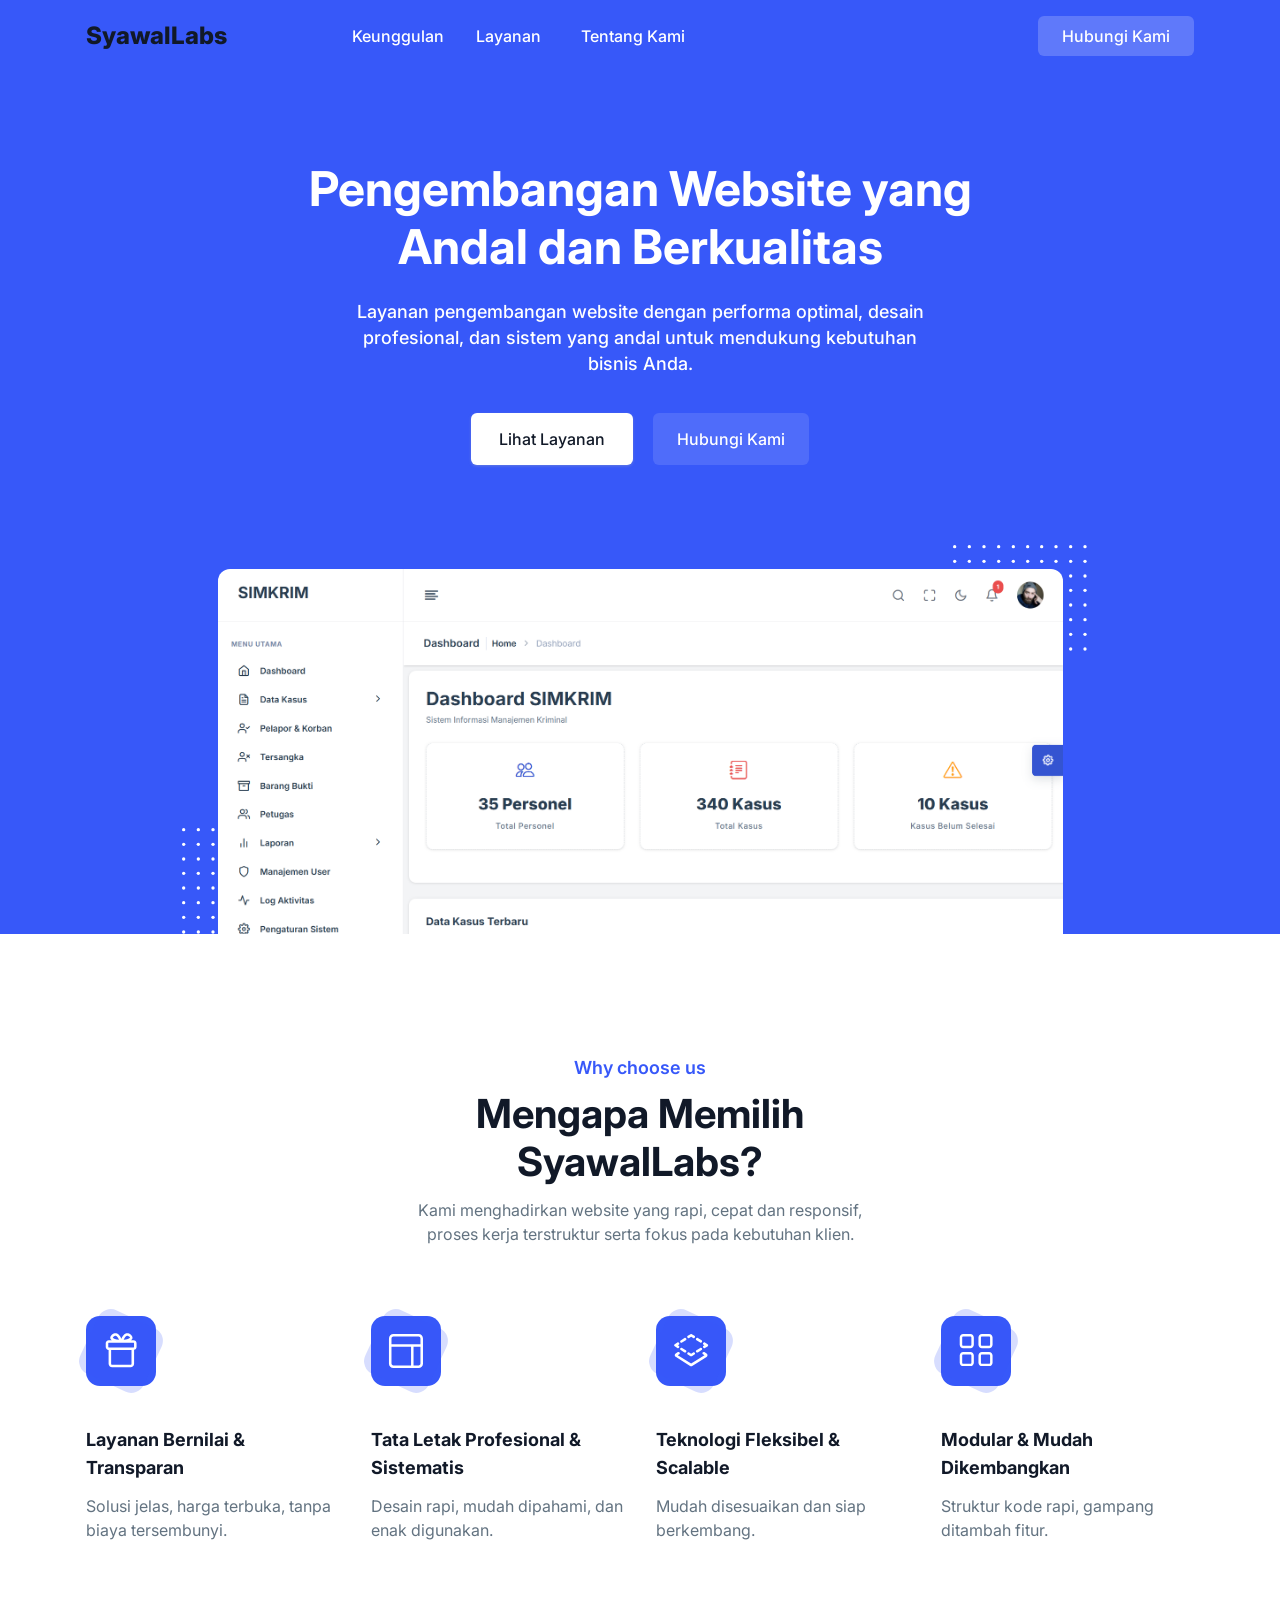
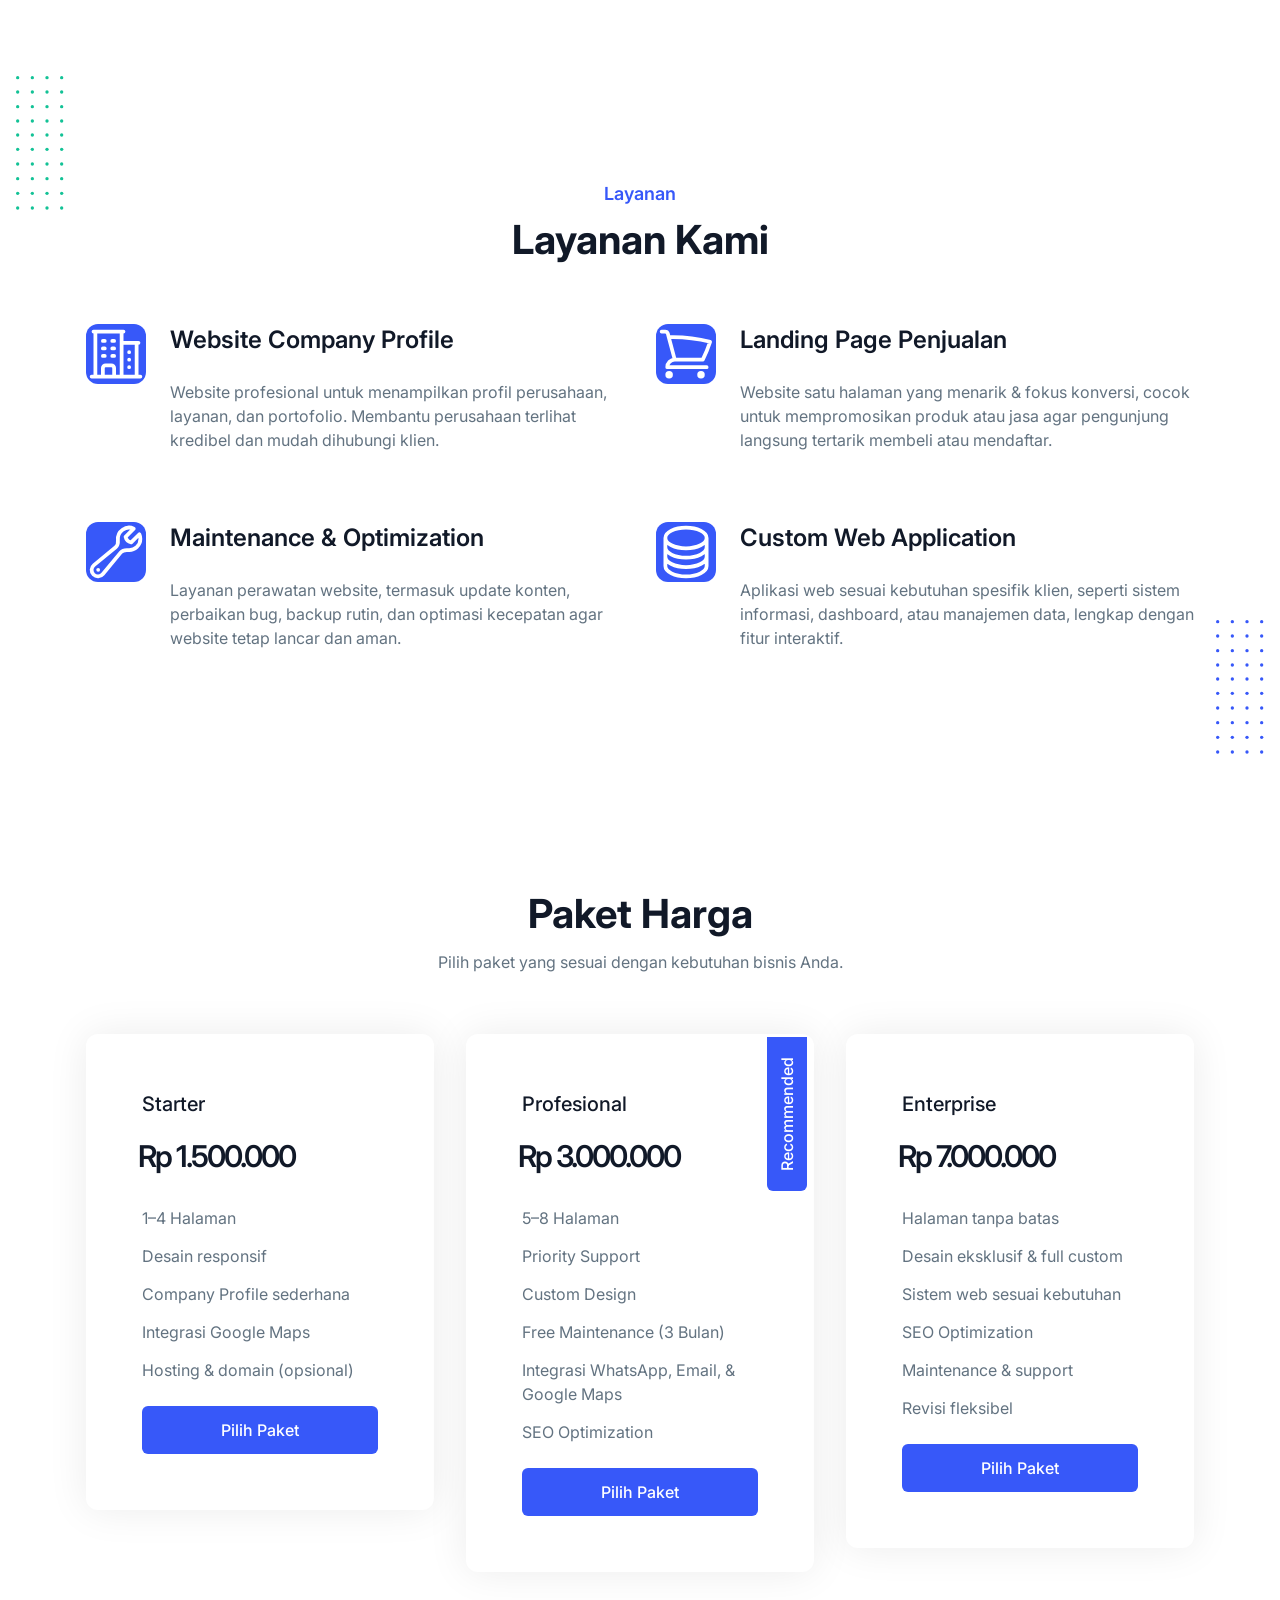
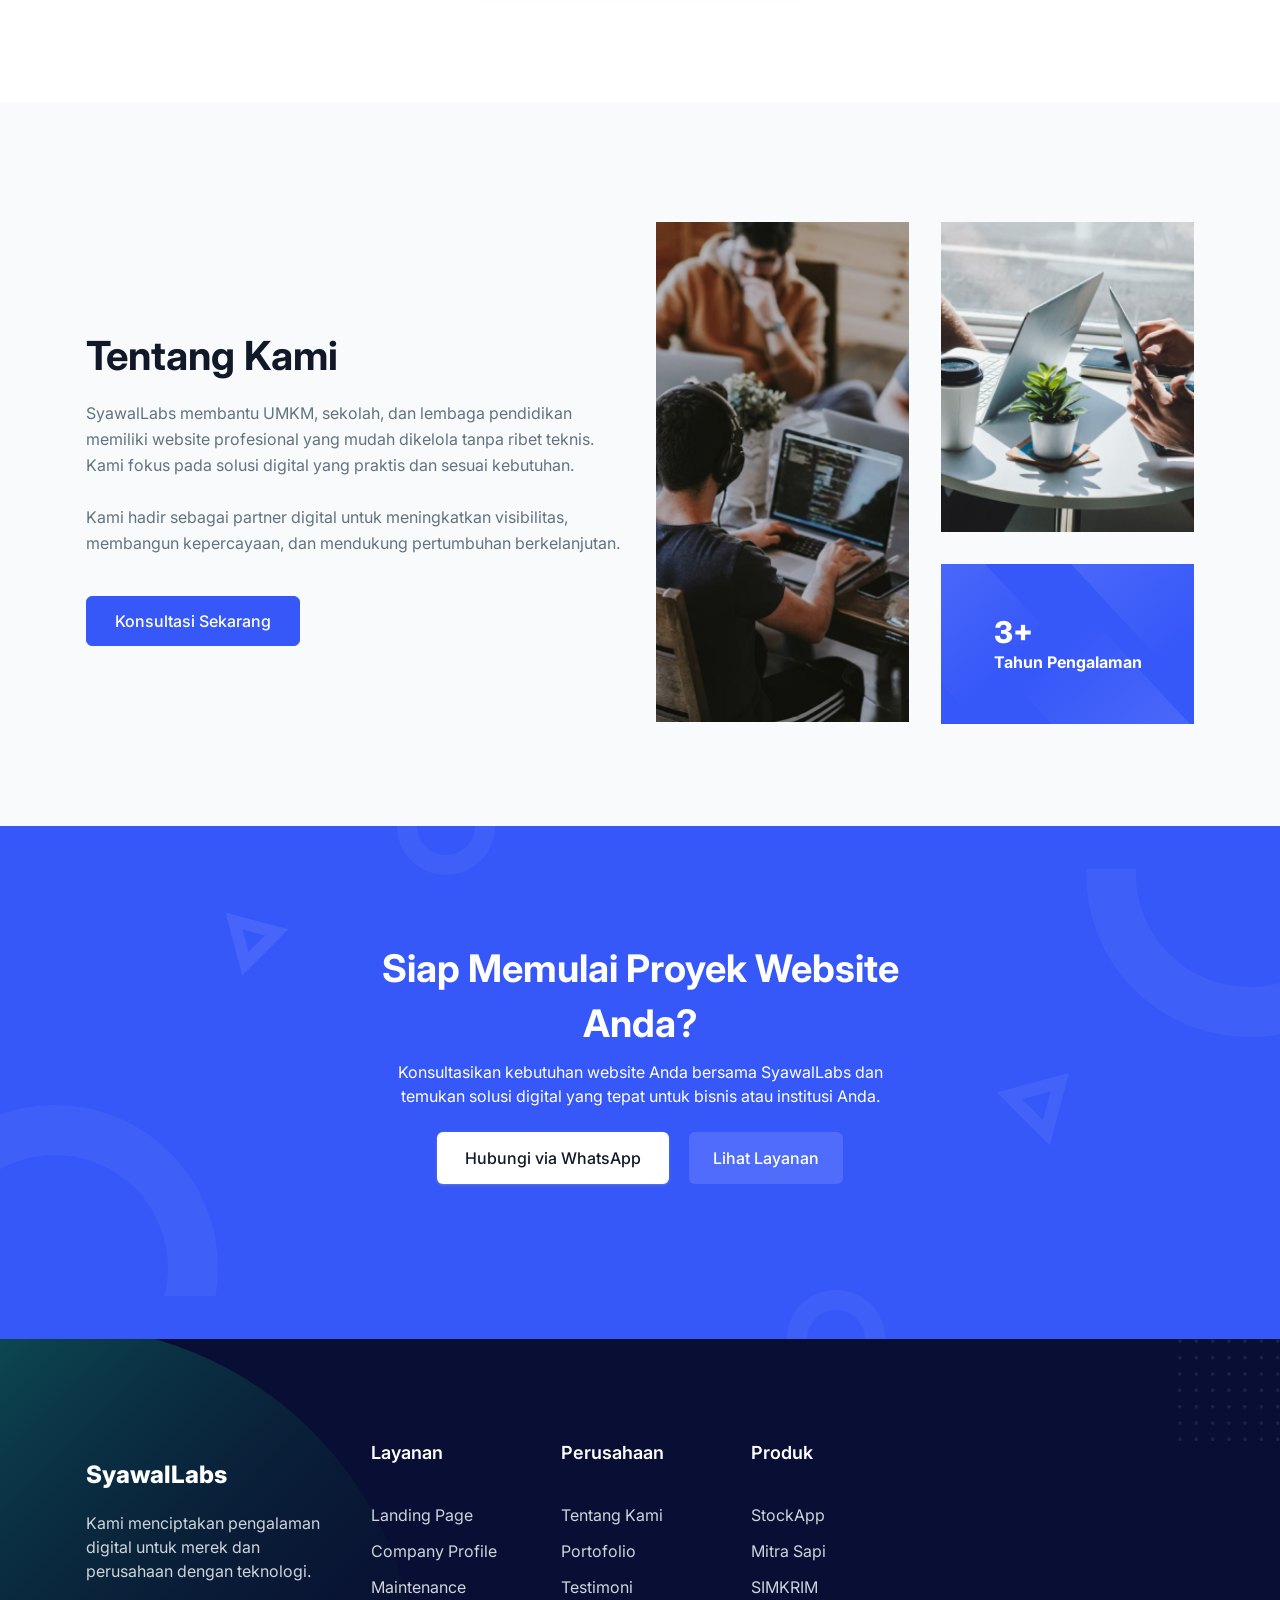
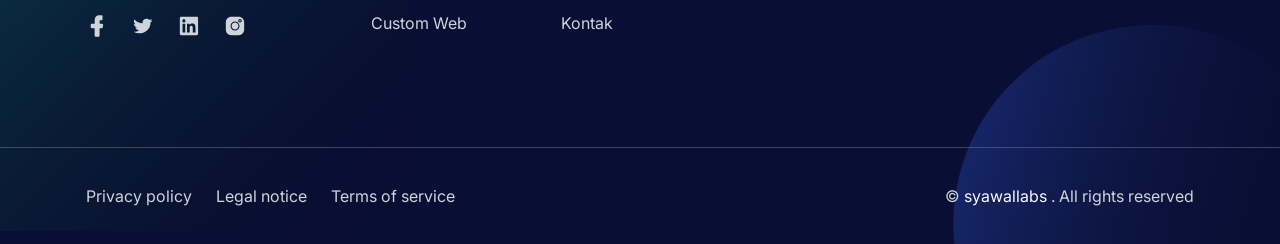
<file: index.html>
<!doctype html>
<html lang="en" class="scroll-smooth">

<head>
  <meta charset="UTF-8" />
  <meta name="keywords" content="web developer, jasa website, company profile, landing page, SyawalLabs">
  <meta name="description"
    content="SyawalLabs menyediakan jasa pembuatan website company profile, landing page, dan web aplikasi custom.">
  <meta http-equiv="X-UA-Compatible" content="IE=edge" />
  <meta name="viewport" content="width=device-width, initial-scale=1.0" />
  <title>Jasa Web Developer | SyawalLabs</title>

  <link rel="shortcut icon" href="assets/images/favicon.png" type="image/x-icon" />
  <link rel="stylesheet" href="assets/css/swiper-bundle.min.css" />
  <link rel="stylesheet" href="assets/css/animate.css" />
  <link rel="stylesheet" href="./src/css/tailwind.css" />

  <!-- ==== WOW JS ==== -->
  <script src="assets/js/wow.min.js"></script>
  <script>
    new WOW().init();
  </script>
</head>

<body>
  <!-- Include Navbar -->
  <div id="navbar"></div>
  <script>
    fetch("navbar.html")
      .then(response => response.text())
      .then(data => {
        document.getElementById("navbar").innerHTML = data;
      });
  </script>

  <!-- ====== Hero Section Start -->
  <div id="home" class="relative overflow-hidden bg-primary pt-[120px] md:pt-[130px] lg:pt-[160px]">
    <div class="container px-4 mx-auto">
      <div class="flex flex-wrap items-center -mx-4">
        <div class="w-full px-4">
          <div class="hero-content wow fadeInUp mx-auto max-w-[780px] text-center" data-wow-delay=".2s">
            <h1
              class="mb-6 text-3xl font-bold leading-snug text-white sm:text-4xl sm:leading-snug lg:text-5xl lg:leading-[1.2]">
              Pengembangan Website yang Andal dan Berkualitas
            </h1>
            <p class="mx-auto mb-9 max-w-[600px] text-base font-medium text-white sm:text-lg sm:leading-[1.44]">
              Layanan pengembangan website dengan performa optimal, desain profesional, dan sistem yang andal untuk
              mendukung kebutuhan bisnis Anda.
            </p>
            <ul class="flex flex-wrap items-center justify-center gap-5 mb-10">
              <li>
                <a href="#layanan"
                  class="inline-flex items-center justify-center rounded-md bg-white px-7 py-[14px] text-center text-base font-medium text-dark shadow-1 transition duration-300 ease-in-out hover:bg-gray-2 hover:text-body-color">
                  Lihat Layanan
                </a>
              </li>
              <li>
                <a href="https://wa.me/6285786000276?text=Halo%20SyawalLabs,%20saya%20ingin%20konsultasi%20tentang%20pembuatan%20website.%20Terima%20kasih.
" target="_blank"
                  class="flex items-center gap-4 rounded-md bg-white/[0.12] px-6 py-[14px] text-base font-medium text-white transition duration-300 ease-in-out hover:bg-white hover:text-dark">
                  Hubungi Kami
                </a>
              </li>
            </ul>
          </div>
        </div>

        <div class="w-full px-4">
          <div class="wow fadeInUp relative z-10 mx-auto max-w-[845px]" data-wow-delay=".25s">
            <div class="mt-16">
              <img src="assets/images/hero/hero-main.png" alt="hero"
                class="max-w-full mx-auto rounded-t-xl rounded-tr-xl" />
            </div>
            <div class="absolute -left-9 bottom-0 z-[-1]">
              <svg width="134" height="106" viewBox="0 0 134 106" fill="none" xmlns="http://www.w3.org/2000/svg">
                <circle cx="1.66667" cy="104" r="1.66667" transform="rotate(-90 1.66667 104)" fill="white" />
                <circle cx="16.3333" cy="104" r="1.66667" transform="rotate(-90 16.3333 104)" fill="white" />
                <circle cx="31" cy="104" r="1.66667" transform="rotate(-90 31 104)" fill="white" />
                <circle cx="45.6667" cy="104" r="1.66667" transform="rotate(-90 45.6667 104)" fill="white" />
                <circle cx="60.3333" cy="104" r="1.66667" transform="rotate(-90 60.3333 104)" fill="white" />
                <circle cx="88.6667" cy="104" r="1.66667" transform="rotate(-90 88.6667 104)" fill="white" />
                <circle cx="117.667" cy="104" r="1.66667" transform="rotate(-90 117.667 104)" fill="white" />
                <circle cx="74.6667" cy="104" r="1.66667" transform="rotate(-90 74.6667 104)" fill="white" />
                <circle cx="103" cy="104" r="1.66667" transform="rotate(-90 103 104)" fill="white" />
                <circle cx="132" cy="104" r="1.66667" transform="rotate(-90 132 104)" fill="white" />
                <circle cx="1.66667" cy="89.3333" r="1.66667" transform="rotate(-90 1.66667 89.3333)" fill="white" />
                <circle cx="16.3333" cy="89.3333" r="1.66667" transform="rotate(-90 16.3333 89.3333)" fill="white" />
                <circle cx="31" cy="89.3333" r="1.66667" transform="rotate(-90 31 89.3333)" fill="white" />
                <circle cx="45.6667" cy="89.3333" r="1.66667" transform="rotate(-90 45.6667 89.3333)" fill="white" />
                <circle cx="60.3333" cy="89.3338" r="1.66667" transform="rotate(-90 60.3333 89.3338)" fill="white" />
                <circle cx="88.6667" cy="89.3338" r="1.66667" transform="rotate(-90 88.6667 89.3338)" fill="white" />
                <circle cx="117.667" cy="89.3338" r="1.66667" transform="rotate(-90 117.667 89.3338)" fill="white" />
                <circle cx="74.6667" cy="89.3338" r="1.66667" transform="rotate(-90 74.6667 89.3338)" fill="white" />
                <circle cx="103" cy="89.3338" r="1.66667" transform="rotate(-90 103 89.3338)" fill="white" />
                <circle cx="132" cy="89.3338" r="1.66667" transform="rotate(-90 132 89.3338)" fill="white" />
                <circle cx="1.66667" cy="74.6673" r="1.66667" transform="rotate(-90 1.66667 74.6673)" fill="white" />
                <circle cx="1.66667" cy="31.0003" r="1.66667" transform="rotate(-90 1.66667 31.0003)" fill="white" />
                <circle cx="16.3333" cy="74.6668" r="1.66667" transform="rotate(-90 16.3333 74.6668)" fill="white" />
                <circle cx="16.3333" cy="31.0003" r="1.66667" transform="rotate(-90 16.3333 31.0003)" fill="white" />
                <circle cx="31" cy="74.6668" r="1.66667" transform="rotate(-90 31 74.6668)" fill="white" />
                <circle cx="31" cy="31.0003" r="1.66667" transform="rotate(-90 31 31.0003)" fill="white" />
                <circle cx="45.6667" cy="74.6668" r="1.66667" transform="rotate(-90 45.6667 74.6668)" fill="white" />
                <circle cx="45.6667" cy="31.0003" r="1.66667" transform="rotate(-90 45.6667 31.0003)" fill="white" />
                <circle cx="60.3333" cy="74.6668" r="1.66667" transform="rotate(-90 60.3333 74.6668)" fill="white" />
                <circle cx="60.3333" cy="31.0001" r="1.66667" transform="rotate(-90 60.3333 31.0001)" fill="white" />
                <circle cx="88.6667" cy="74.6668" r="1.66667" transform="rotate(-90 88.6667 74.6668)" fill="white" />
                <circle cx="88.6667" cy="31.0001" r="1.66667" transform="rotate(-90 88.6667 31.0001)" fill="white" />
                <circle cx="117.667" cy="74.6668" r="1.66667" transform="rotate(-90 117.667 74.6668)" fill="white" />
                <circle cx="117.667" cy="31.0001" r="1.66667" transform="rotate(-90 117.667 31.0001)" fill="white" />
                <circle cx="74.6667" cy="74.6668" r="1.66667" transform="rotate(-90 74.6667 74.6668)" fill="white" />
                <circle cx="74.6667" cy="31.0001" r="1.66667" transform="rotate(-90 74.6667 31.0001)" fill="white" />
                <circle cx="103" cy="74.6668" r="1.66667" transform="rotate(-90 103 74.6668)" fill="white" />
                <circle cx="103" cy="31.0001" r="1.66667" transform="rotate(-90 103 31.0001)" fill="white" />
                <circle cx="132" cy="74.6668" r="1.66667" transform="rotate(-90 132 74.6668)" fill="white" />
                <circle cx="132" cy="31.0001" r="1.66667" transform="rotate(-90 132 31.0001)" fill="white" />
                <circle cx="1.66667" cy="60.0003" r="1.66667" transform="rotate(-90 1.66667 60.0003)" fill="white" />
                <circle cx="1.66667" cy="16.3336" r="1.66667" transform="rotate(-90 1.66667 16.3336)" fill="white" />
                <circle cx="16.3333" cy="60.0003" r="1.66667" transform="rotate(-90 16.3333 60.0003)" fill="white" />
                <circle cx="16.3333" cy="16.3336" r="1.66667" transform="rotate(-90 16.3333 16.3336)" fill="white" />
                <circle cx="31" cy="60.0003" r="1.66667" transform="rotate(-90 31 60.0003)" fill="white" />
                <circle cx="31" cy="16.3336" r="1.66667" transform="rotate(-90 31 16.3336)" fill="white" />
                <circle cx="45.6667" cy="60.0003" r="1.66667" transform="rotate(-90 45.6667 60.0003)" fill="white" />
                <circle cx="45.6667" cy="16.3336" r="1.66667" transform="rotate(-90 45.6667 16.3336)" fill="white" />
                <circle cx="60.3333" cy="60.0003" r="1.66667" transform="rotate(-90 60.3333 60.0003)" fill="white" />
                <circle cx="60.3333" cy="16.3336" r="1.66667" transform="rotate(-90 60.3333 16.3336)" fill="white" />
                <circle cx="88.6667" cy="60.0003" r="1.66667" transform="rotate(-90 88.6667 60.0003)" fill="white" />
                <circle cx="88.6667" cy="16.3336" r="1.66667" transform="rotate(-90 88.6667 16.3336)" fill="white" />
                <circle cx="117.667" cy="60.0003" r="1.66667" transform="rotate(-90 117.667 60.0003)" fill="white" />
                <circle cx="117.667" cy="16.3336" r="1.66667" transform="rotate(-90 117.667 16.3336)" fill="white" />
                <circle cx="74.6667" cy="60.0003" r="1.66667" transform="rotate(-90 74.6667 60.0003)" fill="white" />
                <circle cx="74.6667" cy="16.3336" r="1.66667" transform="rotate(-90 74.6667 16.3336)" fill="white" />
                <circle cx="103" cy="60.0003" r="1.66667" transform="rotate(-90 103 60.0003)" fill="white" />
                <circle cx="103" cy="16.3336" r="1.66667" transform="rotate(-90 103 16.3336)" fill="white" />
                <circle cx="132" cy="60.0003" r="1.66667" transform="rotate(-90 132 60.0003)" fill="white" />
                <circle cx="132" cy="16.3336" r="1.66667" transform="rotate(-90 132 16.3336)" fill="white" />
                <circle cx="1.66667" cy="45.3336" r="1.66667" transform="rotate(-90 1.66667 45.3336)" fill="white" />
                <circle cx="1.66667" cy="1.66683" r="1.66667" transform="rotate(-90 1.66667 1.66683)" fill="white" />
                <circle cx="16.3333" cy="45.3336" r="1.66667" transform="rotate(-90 16.3333 45.3336)" fill="white" />
                <circle cx="16.3333" cy="1.66683" r="1.66667" transform="rotate(-90 16.3333 1.66683)" fill="white" />
                <circle cx="31" cy="45.3336" r="1.66667" transform="rotate(-90 31 45.3336)" fill="white" />
                <circle cx="31" cy="1.66683" r="1.66667" transform="rotate(-90 31 1.66683)" fill="white" />
                <circle cx="45.6667" cy="45.3336" r="1.66667" transform="rotate(-90 45.6667 45.3336)" fill="white" />
                <circle cx="45.6667" cy="1.66683" r="1.66667" transform="rotate(-90 45.6667 1.66683)" fill="white" />
                <circle cx="60.3333" cy="45.3338" r="1.66667" transform="rotate(-90 60.3333 45.3338)" fill="white" />
                <circle cx="60.3333" cy="1.66707" r="1.66667" transform="rotate(-90 60.3333 1.66707)" fill="white" />
                <circle cx="88.6667" cy="45.3338" r="1.66667" transform="rotate(-90 88.6667 45.3338)" fill="white" />
                <circle cx="88.6667" cy="1.66707" r="1.66667" transform="rotate(-90 88.6667 1.66707)" fill="white" />
                <circle cx="117.667" cy="45.3338" r="1.66667" transform="rotate(-90 117.667 45.3338)" fill="white" />
                <circle cx="117.667" cy="1.66707" r="1.66667" transform="rotate(-90 117.667 1.66707)" fill="white" />
                <circle cx="74.6667" cy="45.3338" r="1.66667" transform="rotate(-90 74.6667 45.3338)" fill="white" />
                <circle cx="74.6667" cy="1.66707" r="1.66667" transform="rotate(-90 74.6667 1.66707)" fill="white" />
                <circle cx="103" cy="45.3338" r="1.66667" transform="rotate(-90 103 45.3338)" fill="white" />
                <circle cx="103" cy="1.66707" r="1.66667" transform="rotate(-90 103 1.66707)" fill="white" />
                <circle cx="132" cy="45.3338" r="1.66667" transform="rotate(-90 132 45.3338)" fill="white" />
                <circle cx="132" cy="1.66707" r="1.66667" transform="rotate(-90 132 1.66707)" fill="white" />
              </svg>
            </div>
            <div class="absolute -right-6 -top-6 z-[-1]">
              <svg width="134" height="106" viewBox="0 0 134 106" fill="none" xmlns="http://www.w3.org/2000/svg">
                <circle cx="1.66667" cy="104" r="1.66667" transform="rotate(-90 1.66667 104)" fill="white" />
                <circle cx="16.3333" cy="104" r="1.66667" transform="rotate(-90 16.3333 104)" fill="white" />
                <circle cx="31" cy="104" r="1.66667" transform="rotate(-90 31 104)" fill="white" />
                <circle cx="45.6667" cy="104" r="1.66667" transform="rotate(-90 45.6667 104)" fill="white" />
                <circle cx="60.3333" cy="104" r="1.66667" transform="rotate(-90 60.3333 104)" fill="white" />
                <circle cx="88.6667" cy="104" r="1.66667" transform="rotate(-90 88.6667 104)" fill="white" />
                <circle cx="117.667" cy="104" r="1.66667" transform="rotate(-90 117.667 104)" fill="white" />
                <circle cx="74.6667" cy="104" r="1.66667" transform="rotate(-90 74.6667 104)" fill="white" />
                <circle cx="103" cy="104" r="1.66667" transform="rotate(-90 103 104)" fill="white" />
                <circle cx="132" cy="104" r="1.66667" transform="rotate(-90 132 104)" fill="white" />
                <circle cx="1.66667" cy="89.3333" r="1.66667" transform="rotate(-90 1.66667 89.3333)" fill="white" />
                <circle cx="16.3333" cy="89.3333" r="1.66667" transform="rotate(-90 16.3333 89.3333)" fill="white" />
                <circle cx="31" cy="89.3333" r="1.66667" transform="rotate(-90 31 89.3333)" fill="white" />
                <circle cx="45.6667" cy="89.3333" r="1.66667" transform="rotate(-90 45.6667 89.3333)" fill="white" />
                <circle cx="60.3333" cy="89.3338" r="1.66667" transform="rotate(-90 60.3333 89.3338)" fill="white" />
                <circle cx="88.6667" cy="89.3338" r="1.66667" transform="rotate(-90 88.6667 89.3338)" fill="white" />
                <circle cx="117.667" cy="89.3338" r="1.66667" transform="rotate(-90 117.667 89.3338)" fill="white" />
                <circle cx="74.6667" cy="89.3338" r="1.66667" transform="rotate(-90 74.6667 89.3338)" fill="white" />
                <circle cx="103" cy="89.3338" r="1.66667" transform="rotate(-90 103 89.3338)" fill="white" />
                <circle cx="132" cy="89.3338" r="1.66667" transform="rotate(-90 132 89.3338)" fill="white" />
                <circle cx="1.66667" cy="74.6673" r="1.66667" transform="rotate(-90 1.66667 74.6673)" fill="white" />
                <circle cx="1.66667" cy="31.0003" r="1.66667" transform="rotate(-90 1.66667 31.0003)" fill="white" />
                <circle cx="16.3333" cy="74.6668" r="1.66667" transform="rotate(-90 16.3333 74.6668)" fill="white" />
                <circle cx="16.3333" cy="31.0003" r="1.66667" transform="rotate(-90 16.3333 31.0003)" fill="white" />
                <circle cx="31" cy="74.6668" r="1.66667" transform="rotate(-90 31 74.6668)" fill="white" />
                <circle cx="31" cy="31.0003" r="1.66667" transform="rotate(-90 31 31.0003)" fill="white" />
                <circle cx="45.6667" cy="74.6668" r="1.66667" transform="rotate(-90 45.6667 74.6668)" fill="white" />
                <circle cx="45.6667" cy="31.0003" r="1.66667" transform="rotate(-90 45.6667 31.0003)" fill="white" />
                <circle cx="60.3333" cy="74.6668" r="1.66667" transform="rotate(-90 60.3333 74.6668)" fill="white" />
                <circle cx="60.3333" cy="31.0001" r="1.66667" transform="rotate(-90 60.3333 31.0001)" fill="white" />
                <circle cx="88.6667" cy="74.6668" r="1.66667" transform="rotate(-90 88.6667 74.6668)" fill="white" />
                <circle cx="88.6667" cy="31.0001" r="1.66667" transform="rotate(-90 88.6667 31.0001)" fill="white" />
                <circle cx="117.667" cy="74.6668" r="1.66667" transform="rotate(-90 117.667 74.6668)" fill="white" />
                <circle cx="117.667" cy="31.0001" r="1.66667" transform="rotate(-90 117.667 31.0001)" fill="white" />
                <circle cx="74.6667" cy="74.6668" r="1.66667" transform="rotate(-90 74.6667 74.6668)" fill="white" />
                <circle cx="74.6667" cy="31.0001" r="1.66667" transform="rotate(-90 74.6667 31.0001)" fill="white" />
                <circle cx="103" cy="74.6668" r="1.66667" transform="rotate(-90 103 74.6668)" fill="white" />
                <circle cx="103" cy="31.0001" r="1.66667" transform="rotate(-90 103 31.0001)" fill="white" />
                <circle cx="132" cy="74.6668" r="1.66667" transform="rotate(-90 132 74.6668)" fill="white" />
                <circle cx="132" cy="31.0001" r="1.66667" transform="rotate(-90 132 31.0001)" fill="white" />
                <circle cx="1.66667" cy="60.0003" r="1.66667" transform="rotate(-90 1.66667 60.0003)" fill="white" />
                <circle cx="1.66667" cy="16.3336" r="1.66667" transform="rotate(-90 1.66667 16.3336)" fill="white" />
                <circle cx="16.3333" cy="60.0003" r="1.66667" transform="rotate(-90 16.3333 60.0003)" fill="white" />
                <circle cx="16.3333" cy="16.3336" r="1.66667" transform="rotate(-90 16.3333 16.3336)" fill="white" />
                <circle cx="31" cy="60.0003" r="1.66667" transform="rotate(-90 31 60.0003)" fill="white" />
                <circle cx="31" cy="16.3336" r="1.66667" transform="rotate(-90 31 16.3336)" fill="white" />
                <circle cx="45.6667" cy="60.0003" r="1.66667" transform="rotate(-90 45.6667 60.0003)" fill="white" />
                <circle cx="45.6667" cy="16.3336" r="1.66667" transform="rotate(-90 45.6667 16.3336)" fill="white" />
                <circle cx="60.3333" cy="60.0003" r="1.66667" transform="rotate(-90 60.3333 60.0003)" fill="white" />
                <circle cx="60.3333" cy="16.3336" r="1.66667" transform="rotate(-90 60.3333 16.3336)" fill="white" />
                <circle cx="88.6667" cy="60.0003" r="1.66667" transform="rotate(-90 88.6667 60.0003)" fill="white" />
                <circle cx="88.6667" cy="16.3336" r="1.66667" transform="rotate(-90 88.6667 16.3336)" fill="white" />
                <circle cx="117.667" cy="60.0003" r="1.66667" transform="rotate(-90 117.667 60.0003)" fill="white" />
                <circle cx="117.667" cy="16.3336" r="1.66667" transform="rotate(-90 117.667 16.3336)" fill="white" />
                <circle cx="74.6667" cy="60.0003" r="1.66667" transform="rotate(-90 74.6667 60.0003)" fill="white" />
                <circle cx="74.6667" cy="16.3336" r="1.66667" transform="rotate(-90 74.6667 16.3336)" fill="white" />
                <circle cx="103" cy="60.0003" r="1.66667" transform="rotate(-90 103 60.0003)" fill="white" />
                <circle cx="103" cy="16.3336" r="1.66667" transform="rotate(-90 103 16.3336)" fill="white" />
                <circle cx="132" cy="60.0003" r="1.66667" transform="rotate(-90 132 60.0003)" fill="white" />
                <circle cx="132" cy="16.3336" r="1.66667" transform="rotate(-90 132 16.3336)" fill="white" />
                <circle cx="1.66667" cy="45.3336" r="1.66667" transform="rotate(-90 1.66667 45.3336)" fill="white" />
                <circle cx="1.66667" cy="1.66683" r="1.66667" transform="rotate(-90 1.66667 1.66683)" fill="white" />
                <circle cx="16.3333" cy="45.3336" r="1.66667" transform="rotate(-90 16.3333 45.3336)" fill="white" />
                <circle cx="16.3333" cy="1.66683" r="1.66667" transform="rotate(-90 16.3333 1.66683)" fill="white" />
                <circle cx="31" cy="45.3336" r="1.66667" transform="rotate(-90 31 45.3336)" fill="white" />
                <circle cx="31" cy="1.66683" r="1.66667" transform="rotate(-90 31 1.66683)" fill="white" />
                <circle cx="45.6667" cy="45.3336" r="1.66667" transform="rotate(-90 45.6667 45.3336)" fill="white" />
                <circle cx="45.6667" cy="1.66683" r="1.66667" transform="rotate(-90 45.6667 1.66683)" fill="white" />
                <circle cx="60.3333" cy="45.3338" r="1.66667" transform="rotate(-90 60.3333 45.3338)" fill="white" />
                <circle cx="60.3333" cy="1.66707" r="1.66667" transform="rotate(-90 60.3333 1.66707)" fill="white" />
                <circle cx="88.6667" cy="45.3338" r="1.66667" transform="rotate(-90 88.6667 45.3338)" fill="white" />
                <circle cx="88.6667" cy="1.66707" r="1.66667" transform="rotate(-90 88.6667 1.66707)" fill="white" />
                <circle cx="117.667" cy="45.3338" r="1.66667" transform="rotate(-90 117.667 45.3338)" fill="white" />
                <circle cx="117.667" cy="1.66707" r="1.66667" transform="rotate(-90 117.667 1.66707)" fill="white" />
                <circle cx="74.6667" cy="45.3338" r="1.66667" transform="rotate(-90 74.6667 45.3338)" fill="white" />
                <circle cx="74.6667" cy="1.66707" r="1.66667" transform="rotate(-90 74.6667 1.66707)" fill="white" />
                <circle cx="103" cy="45.3338" r="1.66667" transform="rotate(-90 103 45.3338)" fill="white" />
                <circle cx="103" cy="1.66707" r="1.66667" transform="rotate(-90 103 1.66707)" fill="white" />
                <circle cx="132" cy="45.3338" r="1.66667" transform="rotate(-90 132 45.3338)" fill="white" />
                <circle cx="132" cy="1.66707" r="1.66667" transform="rotate(-90 132 1.66707)" fill="white" />
              </svg>
            </div>
          </div>
        </div>
      </div>
    </div>
  </div>
  <!-- ====== Hero Section End -->

  <!-- ====== Features Section Start -->
  <section id="keunggulan" class="pb-8 pt-20 dark:bg-dark lg:pb-[70px] lg:pt-[120px]">
    <div class="container px-4 mx-auto">
      <div class="flex flex-wrap -mx-4">
        <div class="w-full px-4">
          <div class="mx-auto mb-12 max-w-[485px] text-center lg:mb-[70px]">
            <span class="block mb-2 text-lg font-semibold text-primary">
              Why choose us
            </span>
            <h2 class="mb-3 text-2xl font-bold text-dark dark:text-white sm:text-4xl md:text-[40px] md:leading-[1.2]">
              Mengapa Memilih SyawalLabs?
            </h2>
            <p class="text-base text-body-color dark:text-dark-6">
              Kami menghadirkan website yang rapi, cepat dan responsif, proses kerja terstruktur serta
              fokus pada kebutuhan klien.
            </p>
          </div>
        </div>
      </div>
      <div class="flex flex-wrap -mx-4">
        <div class="w-full px-4 md:w-1/2 lg:w-1/4">
          <div class="mb-12 wow fadeInUp group" data-wow-delay=".1s">
            <div
              class="relative z-10 mb-10 flex h-[70px] w-[70px] items-center justify-center rounded-[14px] bg-primary">
              <span
                class="absolute left-0 top-0 -z-1 mb-8 flex h-[70px] w-[70px] rotate-[25deg] items-center justify-center rounded-[14px] bg-primary/20 duration-300 group-hover:rotate-45"></span>
              <svg width="37" height="37" viewBox="0 0 37 37" fill="none" xmlns="http://www.w3.org/2000/svg">
                <path
                  d="M30.5801 8.30514H27.9926C28.6113 7.85514 29.1176 7.34889 29.3426 6.73014C29.6801 5.88639 29.6801 4.48014 27.9363 2.84889C26.0801 1.04889 24.3926 1.04889 23.3238 1.33014C20.9051 1.94889 19.2738 4.76139 18.3738 6.78639C17.4738 4.76139 15.8426 2.00514 13.4238 1.33014C12.3551 1.04889 10.6676 1.10514 8.81133 2.84889C7.06758 4.53639 7.12383 5.88639 7.40508 6.73014C7.63008 7.34889 8.13633 7.85514 8.75508 8.30514H5.71758C4.08633 8.30514 2.73633 9.65514 2.73633 11.2864V14.9989C2.73633 16.5739 4.03008 17.8676 5.60508 17.9239V31.6489C5.60508 33.5614 7.18008 35.1926 9.14883 35.1926H27.5426C29.4551 35.1926 31.0863 33.6176 31.0863 31.6489V17.8676C32.4926 17.6426 33.5613 16.4051 33.5613 14.9426V11.2301C33.5613 9.59889 32.2113 8.30514 30.5801 8.30514ZM23.9426 3.69264C23.9988 3.69264 24.1676 3.63639 24.3363 3.63639C24.7301 3.63639 25.3488 3.80514 26.1926 4.59264C26.8676 5.21139 27.0363 5.66139 26.9801 5.77389C26.6988 6.56139 23.8863 7.40514 20.6801 7.74264C21.4676 5.99889 22.6488 4.03014 23.9426 3.69264ZM10.4988 4.64889C11.3426 3.86139 11.9613 3.69264 12.3551 3.69264C12.5238 3.69264 12.6363 3.74889 12.7488 3.74889C14.0426 4.08639 15.2801 5.99889 16.0676 7.79889C12.8613 7.46139 10.0488 6.61764 9.76758 5.83014C9.71133 5.66139 9.88008 5.26764 10.4988 4.64889ZM5.26758 14.9426V11.2301C5.26758 11.0051 5.43633 10.7801 5.71758 10.7801H30.5801C30.8051 10.7801 31.0301 10.9489 31.0301 11.2301V14.9426C31.0301 15.1676 30.8613 15.3926 30.5801 15.3926H5.71758C5.49258 15.3926 5.26758 15.2239 5.26758 14.9426ZM27.5426 32.6614H9.14883C8.58633 32.6614 8.13633 32.2114 8.13633 31.6489V17.9239H28.4988V31.6489C28.5551 32.2114 28.1051 32.6614 27.5426 32.6614Z"
                  fill="white" />
              </svg>
            </div>
            <h4 class="mb-3 text-lg font-bold text-dark dark:text-white">
              Layanan Bernilai & Transparan
            </h4>
            <p class="mb-8 text-body-color dark:text-dark-6 lg:mb-9">
              Solusi jelas, harga terbuka, tanpa biaya tersembunyi.
            </p>

          </div>
        </div>
        <div class="w-full px-4 md:w-1/2 lg:w-1/4">
          <div class="mb-12 wow fadeInUp group" data-wow-delay=".15s">
            <div
              class="relative z-10 mb-10 flex h-[70px] w-[70px] items-center justify-center rounded-[14px] bg-primary">
              <span
                class="absolute left-0 top-0 -z-1 mb-8 flex h-[70px] w-[70px] rotate-[25deg] items-center justify-center rounded-[14px] bg-primary/20 duration-300 group-hover:rotate-45"></span>
              <svg width="36" height="36" viewBox="0 0 36 36" fill="none" xmlns="http://www.w3.org/2000/svg">
                <path
                  d="M30.5998 1.01245H5.39981C2.98105 1.01245 0.956055 2.9812 0.956055 5.4562V30.6562C0.956055 33.075 2.9248 35.0437 5.39981 35.0437H30.5998C33.0186 35.0437 34.9873 33.075 34.9873 30.6562V5.39995C34.9873 2.9812 33.0186 1.01245 30.5998 1.01245ZM5.39981 3.48745H30.5998C31.6123 3.48745 32.4561 4.3312 32.4561 5.39995V11.1937H3.4873V5.39995C3.4873 4.38745 4.38731 3.48745 5.39981 3.48745ZM3.4873 30.6V13.725H23.0623V32.5125H5.39981C4.38731 32.5125 3.4873 31.6125 3.4873 30.6ZM30.5998 32.5125H25.5373V13.725H32.4561V30.6C32.5123 31.6125 31.6123 32.5125 30.5998 32.5125Z"
                  fill="white" />
              </svg>
            </div>
            <h4 class="mb-3 text-lg font-bold text-dark dark:text-white">
              Tata Letak Profesional & Sistematis
            </h4>
            <p class="mb-8 text-body-color dark:text-dark-6 lg:mb-9">
              Desain rapi, mudah dipahami, dan enak digunakan.
            </p>

          </div>
        </div>
        <div class="w-full px-4 md:w-1/2 lg:w-1/4">
          <div class="mb-12 wow fadeInUp group" data-wow-delay=".2s">
            <div
              class="relative z-10 mb-10 flex h-[70px] w-[70px] items-center justify-center rounded-[14px] bg-primary">
              <span
                class="absolute left-0 top-0 -z-1 mb-8 flex h-[70px] w-[70px] rotate-[25deg] items-center justify-center rounded-[14px] bg-primary/20 duration-300 group-hover:rotate-45"></span>
              <svg width="37" height="37" viewBox="0 0 37 37" fill="none" xmlns="http://www.w3.org/2000/svg">
                <path
                  d="M33.5613 21.4677L31.3675 20.1177C30.805 19.7239 30.0175 19.9489 29.6238 20.5114C29.23 21.1302 29.455 21.8614 30.0175 22.2552L31.48 23.2114L18.1488 31.5927L4.76127 23.2114L6.22377 22.2552C6.84252 21.8614 7.01127 21.0739 6.61752 20.5114C6.22377 19.8927 5.43627 19.7239 4.87377 20.1177L2.68002 21.4677C2.11752 21.8614 1.72377 22.4802 1.72377 23.1552C1.72377 23.8302 2.06127 24.5052 2.68002 24.8427L17.08 33.8989C17.4175 34.1239 17.755 34.1802 18.1488 34.1802C18.5425 34.1802 18.88 34.0677 19.2175 33.8989L33.5613 24.8989C34.1238 24.5052 34.5175 23.8864 34.5175 23.2114C34.5175 22.5364 34.18 21.8614 33.5613 21.4677Z"
                  fill="white" />
                <path
                  d="M20.1175 20.4552L18.1488 21.6364L16.18 20.3989C15.5613 20.0052 14.83 20.2302 14.4363 20.7927C14.0425 21.4114 14.2675 22.1427 14.83 22.5364L17.4738 24.1677C17.6988 24.2802 17.9238 24.3364 18.1488 24.3364C18.3738 24.3364 18.5988 24.2802 18.8238 24.1677L21.4675 22.5364C22.0863 22.1427 22.255 21.3552 21.8613 20.7927C21.4675 20.2302 20.68 20.0614 20.1175 20.4552Z"
                  fill="white" />
                <path
                  d="M7.74252 18.0927L11.455 20.4552C11.68 20.5677 11.905 20.6239 12.13 20.6239C12.5238 20.6239 12.9738 20.3989 13.1988 20.0052C13.5925 19.3864 13.3675 18.6552 12.805 18.2614L9.09252 15.8989C8.47377 15.5052 7.74252 15.7302 7.34877 16.2927C6.95502 16.9677 7.12377 17.7552 7.74252 18.0927Z"
                  fill="white" />
                <path
                  d="M5.04252 16.1802C5.43627 16.1802 5.88627 15.9552 6.11127 15.5614C6.50502 14.9427 6.28002 14.2114 5.71752 13.8177L4.81752 13.2552L5.71752 12.6927C6.33627 12.2989 6.50502 11.5114 6.11127 10.9489C5.71752 10.3302 4.93002 10.1614 4.36752 10.5552L1.72377 12.1864C1.33002 12.4114 1.10502 12.8052 1.10502 13.2552C1.10502 13.7052 1.33002 14.0989 1.72377 14.3239L4.36752 15.9552C4.53627 16.1239 4.76127 16.1802 5.04252 16.1802Z"
                  fill="white" />
                <path
                  d="M8.41752 10.7239C8.64252 10.7239 8.86752 10.6677 9.09252 10.5552L12.805 8.1927C13.4238 7.79895 13.5925 7.01145 13.1988 6.44895C12.805 5.8302 12.0175 5.66145 11.455 6.0552L7.74252 8.4177C7.12377 8.81145 6.95502 9.59895 7.34877 10.1614C7.57377 10.4989 7.96752 10.7239 8.41752 10.7239Z"
                  fill="white" />
                <path
                  d="M16.18 6.05522L18.1488 4.81772L20.1175 6.05522C20.3425 6.16772 20.5675 6.22397 20.7925 6.22397C21.1863 6.22397 21.6363 5.99897 21.8613 5.60522C22.255 4.98647 22.03 4.25522 21.4675 3.86147L18.8238 2.23022C18.43 1.94897 17.8675 1.94897 17.4738 2.23022L14.83 3.86147C14.2113 4.25522 14.0425 5.04272 14.4363 5.60522C14.83 6.16772 15.6175 6.44897 16.18 6.05522Z"
                  fill="white" />
                <path
                  d="M23.4925 8.19267L27.205 10.5552C27.43 10.6677 27.655 10.7239 27.88 10.7239C28.2738 10.7239 28.7238 10.4989 28.9488 10.1052C29.3425 9.48642 29.1175 8.75517 28.555 8.36142L24.8425 5.99892C24.28 5.60517 23.4925 5.83017 23.0988 6.39267C22.705 7.01142 22.8738 7.79892 23.4925 8.19267Z"
                  fill="white" />
                <path
                  d="M34.5738 12.1864L31.93 10.5552C31.3675 10.1614 30.58 10.3864 30.1863 10.9489C29.7925 11.5677 30.0175 12.2989 30.58 12.6927L31.48 13.2552L30.58 13.8177C29.9613 14.2114 29.7925 14.9989 30.1863 15.5614C30.4113 15.9552 30.8613 16.1802 31.255 16.1802C31.48 16.1802 31.705 16.1239 31.93 16.0114L34.5738 14.3802C34.9675 14.1552 35.1925 13.7614 35.1925 13.3114C35.1925 12.8614 34.9675 12.4114 34.5738 12.1864Z"
                  fill="white" />
                <path
                  d="M24.1675 20.624C24.3925 20.624 24.6175 20.5677 24.8425 20.4552L28.555 18.0927C29.1738 17.699 29.3425 16.9115 28.9488 16.349C28.555 15.7302 27.7675 15.5615 27.205 15.9552L23.4925 18.3177C22.8738 18.7115 22.705 19.499 23.0988 20.0615C23.3238 20.4552 23.7175 20.624 24.1675 20.624Z"
                  fill="white" />
              </svg>
            </div>
            <h4 class="mb-3 text-lg font-bold text-dark dark:text-white">
              Teknologi Fleksibel & Scalable
            </h4>
            <p class="mb-8 text-body-color dark:text-dark-6 lg:mb-9">
              Mudah disesuaikan dan siap berkembang.
            </p>

          </div>
        </div>
        <div class="w-full px-4 md:w-1/2 lg:w-1/4">
          <div class="mb-12 wow fadeInUp group" data-wow-delay=".25s">
            <div
              class="relative z-10 mb-10 flex h-[70px] w-[70px] items-center justify-center rounded-[14px] bg-primary">
              <span
                class="absolute left-0 top-0 -z-1 mb-8 flex h-[70px] w-[70px] rotate-[25deg] items-center justify-center rounded-[14px] bg-primary/20 duration-300 group-hover:rotate-45"></span>
              <svg width="37" height="37" viewBox="0 0 37 37" fill="none" xmlns="http://www.w3.org/2000/svg">
                <path
                  d="M12.355 2.0614H5.21129C3.29879 2.0614 1.72379 3.6364 1.72379 5.5489V12.6927C1.72379 14.6052 3.29879 16.1802 5.21129 16.1802H12.355C14.2675 16.1802 15.8425 14.6052 15.8425 12.6927V5.60515C15.8988 3.6364 14.3238 2.0614 12.355 2.0614ZM13.3675 12.7489C13.3675 13.3114 12.9175 13.7614 12.355 13.7614H5.21129C4.64879 13.7614 4.19879 13.3114 4.19879 12.7489V5.60515C4.19879 5.04265 4.64879 4.59265 5.21129 4.59265H12.355C12.9175 4.59265 13.3675 5.04265 13.3675 5.60515V12.7489Z"
                  fill="white" />
                <path
                  d="M31.0863 2.0614H23.9425C22.03 2.0614 20.455 3.6364 20.455 5.5489V12.6927C20.455 14.6052 22.03 16.1802 23.9425 16.1802H31.0863C32.9988 16.1802 34.5738 14.6052 34.5738 12.6927V5.60515C34.5738 3.6364 32.9988 2.0614 31.0863 2.0614ZM32.0988 12.7489C32.0988 13.3114 31.6488 13.7614 31.0863 13.7614H23.9425C23.38 13.7614 22.93 13.3114 22.93 12.7489V5.60515C22.93 5.04265 23.38 4.59265 23.9425 4.59265H31.0863C31.6488 4.59265 32.0988 5.04265 32.0988 5.60515V12.7489Z"
                  fill="white" />
                <path
                  d="M12.355 20.0051H5.21129C3.29879 20.0051 1.72379 21.5801 1.72379 23.4926V30.6364C1.72379 32.5489 3.29879 34.1239 5.21129 34.1239H12.355C14.2675 34.1239 15.8425 32.5489 15.8425 30.6364V23.5489C15.8988 21.5801 14.3238 20.0051 12.355 20.0051ZM13.3675 30.6926C13.3675 31.2551 12.9175 31.7051 12.355 31.7051H5.21129C4.64879 31.7051 4.19879 31.2551 4.19879 30.6926V23.5489C4.19879 22.9864 4.64879 22.5364 5.21129 22.5364H12.355C12.9175 22.5364 13.3675 22.9864 13.3675 23.5489V30.6926Z"
                  fill="white" />
                <path
                  d="M31.0863 20.0051H23.9425C22.03 20.0051 20.455 21.5801 20.455 23.4926V30.6364C20.455 32.5489 22.03 34.1239 23.9425 34.1239H31.0863C32.9988 34.1239 34.5738 32.5489 34.5738 30.6364V23.5489C34.5738 21.5801 32.9988 20.0051 31.0863 20.0051ZM32.0988 30.6926C32.0988 31.2551 31.6488 31.7051 31.0863 31.7051H23.9425C23.38 31.7051 22.93 31.2551 22.93 30.6926V23.5489C22.93 22.9864 23.38 22.5364 23.9425 22.5364H31.0863C31.6488 22.5364 32.0988 22.9864 32.0988 23.5489V30.6926Z"
                  fill="white" />
              </svg>
            </div>
            <h4 class="mb-3 text-lg font-bold text-dark dark:text-white">
              Modular & Mudah Dikembangkan
            </h4>
            <p class="mb-8 text-body-color dark:text-dark-6 lg:mb-9">
              Struktur kode rapi, gampang ditambah fitur.
            </p>

          </div>
        </div>
      </div>
    </div>
  </section>
  <!-- ====== Features Section End -->

  <!-- ====== Layanan Section Start -->
  <section id="layanan"
    class="relative z-20 overflow-hidden bg-white pb-8 pt-20 dark:bg-dark lg:pb-[50px] lg:pt-[120px]">
    <div class="container px-4 mx-auto">
      <div class="flex flex-wrap -mx-4">
        <div class="w-full px-4">
          <div class="mx-auto mb-[60px] max-w-[520px] text-center">
            <span class="block mb-2 text-lg font-semibold text-primary">
              Layanan
            </span>
            <h2 class="mb-3 text-2xl font-bold leading-[1.2] text-dark dark:text-white sm:text-4xl md:text-[40px]">
              Layanan Kami
            </h2>

          </div>
        </div>
      </div>
      <div class="flex flex-wrap -mx-4">
        <div class="w-full px-4 lg:w-1/2">
          <div class="mb-12 flex lg:mb-[70px]">
            <div
              class="mr-4 flex h-[50px] w-full max-w-[50px] items-center justify-center rounded-xl bg-primary text-white sm:mr-6 sm:h-[60px] sm:max-w-[60px]">
              <svg xmlns="http://www.w3.org/2000/svg" fill="none" viewBox="0 0 24 24" stroke-width="1.5"
                stroke="currentColor" class="size-6">
                <path stroke-linecap="round" stroke-linejoin="round"
                  d="M2.25 21h19.5m-18-18v18m10.5-18v18m6-13.5V21M6.75 6.75h.75m-.75 3h.75m-.75 3h.75m3-6h.75m-.75 3h.75m-.75 3h.75M6.75 21v-3.375c0-.621.504-1.125 1.125-1.125h2.25c.621 0 1.125.504 1.125 1.125V21M3 3h12m-.75 4.5H21m-3.75 3.75h.008v.008h-.008v-.008Zm0 3h.008v.008h-.008v-.008Zm0 3h.008v.008h-.008v-.008Z" />
              </svg>
            </div>
            <div class="w-full">
              <h3 class="mb-6 text-xl font-semibold text-dark dark:text-white sm:text-2xl lg:text-xl xl:text-2xl">
                Website Company Profile
              </h3>
              <p class="text-base text-body-color dark:text-dark-6">
                Website profesional untuk menampilkan profil perusahaan, layanan, dan portofolio. Membantu perusahaan
                terlihat kredibel dan mudah dihubungi klien.
              </p>
            </div>
          </div>
          <div class="mb-12 flex lg:mb-[70px]">
            <div
              class="mr-4 flex h-[50px] w-full max-w-[50px] items-center justify-center rounded-xl bg-primary text-white sm:mr-6 sm:h-[60px] sm:max-w-[60px]">
              <svg xmlns="http://www.w3.org/2000/svg" fill="none" viewBox="0 0 24 24" stroke-width="1.5"
                stroke="currentColor" class="size-6">
                <path stroke-linecap="round" stroke-linejoin="round"
                  d="M21.75 6.75a4.5 4.5 0 0 1-4.884 4.484c-1.076-.091-2.264.071-2.95.904l-7.152 8.684a2.548 2.548 0 1 1-3.586-3.586l8.684-7.152c.833-.686.995-1.874.904-2.95a4.5 4.5 0 0 1 6.336-4.486l-3.276 3.276a3.004 3.004 0 0 0 2.25 2.25l3.276-3.276c.256.565.398 1.192.398 1.852Z" />
                <path stroke-linecap="round" stroke-linejoin="round" d="M4.867 19.125h.008v.008h-.008v-.008Z" />
              </svg>
            </div>
            <div class="w-full">
              <h3 class="mb-6 text-xl font-semibold text-dark dark:text-white sm:text-2xl lg:text-xl xl:text-2xl">
                Maintenance & Optimization
              </h3>
              <p class="text-base text-body-color dark:text-dark-6">
                Layanan perawatan website, termasuk update konten, perbaikan bug, backup rutin, dan optimasi kecepatan
                agar website tetap lancar dan aman.
              </p>
            </div>
          </div>
        </div>
        <div class="w-full px-4 lg:w-1/2">
          <div class="mb-12 flex lg:mb-[70px]">
            <div
              class="mr-4 flex h-[50px] w-full max-w-[50px] items-center justify-center rounded-xl bg-primary text-white sm:mr-6 sm:h-[60px] sm:max-w-[60px]">
              <svg xmlns="http://www.w3.org/2000/svg" fill="none" viewBox="0 0 24 24" stroke-width="1.5"
                stroke="currentColor" class="size-6">
                <path stroke-linecap="round" stroke-linejoin="round"
                  d="M2.25 3h1.386c.51 0 .955.343 1.087.835l.383 1.437M7.5 14.25a3 3 0 0 0-3 3h15.75m-12.75-3h11.218c1.121-2.3 2.1-4.684 2.924-7.138a60.114 60.114 0 0 0-16.536-1.84M7.5 14.25 5.106 5.272M6 20.25a.75.75 0 1 1-1.5 0 .75.75 0 0 1 1.5 0Zm12.75 0a.75.75 0 1 1-1.5 0 .75.75 0 0 1 1.5 0Z" />
              </svg>
            </div>
            <div class="w-full">
              <h3 class="mb-6 text-xl font-semibold text-dark dark:text-white sm:text-2xl lg:text-xl xl:text-2xl">
                Landing Page Penjualan
              </h3>
              <p class="text-base text-body-color dark:text-dark-6">
                Website satu halaman yang menarik & fokus konversi, cocok untuk mempromosikan produk atau jasa agar
                pengunjung langsung tertarik membeli atau mendaftar.
              </p>
            </div>
          </div>
          <div class="mb-12 flex lg:mb-[70px]">
            <div
              class="mr-4 flex h-[50px] w-full max-w-[50px] items-center justify-center rounded-xl bg-primary text-white sm:mr-6 sm:h-[60px] sm:max-w-[60px]">
              <svg xmlns="http://www.w3.org/2000/svg" fill="none" viewBox="0 0 24 24" stroke-width="1.5"
                stroke="currentColor" class="size-6">
                <path stroke-linecap="round" stroke-linejoin="round"
                  d="M20.25 6.375c0 2.278-3.694 4.125-8.25 4.125S3.75 8.653 3.75 6.375m16.5 0c0-2.278-3.694-4.125-8.25-4.125S3.75 4.097 3.75 6.375m16.5 0v11.25c0 2.278-3.694 4.125-8.25 4.125s-8.25-1.847-8.25-4.125V6.375m16.5 0v3.75m-16.5-3.75v3.75m16.5 0v3.75C20.25 16.153 16.556 18 12 18s-8.25-1.847-8.25-4.125v-3.75m16.5 0c0 2.278-3.694 4.125-8.25 4.125s-8.25-1.847-8.25-4.125" />
              </svg>
            </div>
            <div class="w-full">
              <h3 class="mb-6 text-xl font-semibold text-dark dark:text-white sm:text-2xl lg:text-xl xl:text-2xl">
                Custom Web Application
              </h3>
              <p class="text-base text-body-color dark:text-dark-6">
                Aplikasi web sesuai kebutuhan spesifik klien, seperti sistem informasi, dashboard, atau manajemen data,
                lengkap dengan fitur interaktif.
              </p>
            </div>
          </div>
        </div>
      </div>
    </div>
    <div>
      <span class="absolute left-4 top-4 -z-1">
        <svg width="48" height="134" viewBox="0 0 48 134" fill="none" xmlns="http://www.w3.org/2000/svg">
          <circle cx="45.6673" cy="132" r="1.66667" transform="rotate(180 45.6673 132)" fill="#13C296" />
          <circle cx="45.6673" cy="117.333" r="1.66667" transform="rotate(180 45.6673 117.333)" fill="#13C296" />
          <circle cx="45.6673" cy="102.667" r="1.66667" transform="rotate(180 45.6673 102.667)" fill="#13C296" />
          <circle cx="45.6673" cy="88.0001" r="1.66667" transform="rotate(180 45.6673 88.0001)" fill="#13C296" />
          <circle cx="45.6673" cy="73.3335" r="1.66667" transform="rotate(180 45.6673 73.3335)" fill="#13C296" />
          <circle cx="45.6673" cy="45.0001" r="1.66667" transform="rotate(180 45.6673 45.0001)" fill="#13C296" />
          <circle cx="45.6673" cy="16.0001" r="1.66667" transform="rotate(180 45.6673 16.0001)" fill="#13C296" />
          <circle cx="45.6673" cy="59.0001" r="1.66667" transform="rotate(180 45.6673 59.0001)" fill="#13C296" />
          <circle cx="45.6673" cy="30.6668" r="1.66667" transform="rotate(180 45.6673 30.6668)" fill="#13C296" />
          <circle cx="45.6673" cy="1.66683" r="1.66667" transform="rotate(180 45.6673 1.66683)" fill="#13C296" />
          <circle cx="31.0013" cy="132" r="1.66667" transform="rotate(180 31.0013 132)" fill="#13C296" />
          <circle cx="31.0013" cy="117.333" r="1.66667" transform="rotate(180 31.0013 117.333)" fill="#13C296" />
          <circle cx="31.0013" cy="102.667" r="1.66667" transform="rotate(180 31.0013 102.667)" fill="#13C296" />
          <circle cx="31.0013" cy="88.0001" r="1.66667" transform="rotate(180 31.0013 88.0001)" fill="#13C296" />
          <circle cx="31.0013" cy="73.3335" r="1.66667" transform="rotate(180 31.0013 73.3335)" fill="#13C296" />
          <circle cx="31.0013" cy="45.0001" r="1.66667" transform="rotate(180 31.0013 45.0001)" fill="#13C296" />
          <circle cx="31.0013" cy="16.0001" r="1.66667" transform="rotate(180 31.0013 16.0001)" fill="#13C296" />
          <circle cx="31.0013" cy="59.0001" r="1.66667" transform="rotate(180 31.0013 59.0001)" fill="#13C296" />
          <circle cx="31.0013" cy="30.6668" r="1.66667" transform="rotate(180 31.0013 30.6668)" fill="#13C296" />
          <circle cx="31.0013" cy="1.66683" r="1.66667" transform="rotate(180 31.0013 1.66683)" fill="#13C296" />
          <circle cx="16.3333" cy="132" r="1.66667" transform="rotate(180 16.3333 132)" fill="#13C296" />
          <circle cx="16.3333" cy="117.333" r="1.66667" transform="rotate(180 16.3333 117.333)" fill="#13C296" />
          <circle cx="16.3333" cy="102.667" r="1.66667" transform="rotate(180 16.3333 102.667)" fill="#13C296" />
          <circle cx="16.3333" cy="88.0001" r="1.66667" transform="rotate(180 16.3333 88.0001)" fill="#13C296" />
          <circle cx="16.3333" cy="73.3335" r="1.66667" transform="rotate(180 16.3333 73.3335)" fill="#13C296" />
          <circle cx="16.3333" cy="45.0001" r="1.66667" transform="rotate(180 16.3333 45.0001)" fill="#13C296" />
          <circle cx="16.3333" cy="16.0001" r="1.66667" transform="rotate(180 16.3333 16.0001)" fill="#13C296" />
          <circle cx="16.3333" cy="59.0001" r="1.66667" transform="rotate(180 16.3333 59.0001)" fill="#13C296" />
          <circle cx="16.3333" cy="30.6668" r="1.66667" transform="rotate(180 16.3333 30.6668)" fill="#13C296" />
          <circle cx="16.3333" cy="1.66683" r="1.66667" transform="rotate(180 16.3333 1.66683)" fill="#13C296" />
          <circle cx="1.66732" cy="132" r="1.66667" transform="rotate(180 1.66732 132)" fill="#13C296" />
          <circle cx="1.66732" cy="117.333" r="1.66667" transform="rotate(180 1.66732 117.333)" fill="#13C296" />
          <circle cx="1.66732" cy="102.667" r="1.66667" transform="rotate(180 1.66732 102.667)" fill="#13C296" />
          <circle cx="1.66732" cy="88.0001" r="1.66667" transform="rotate(180 1.66732 88.0001)" fill="#13C296" />
          <circle cx="1.66732" cy="73.3335" r="1.66667" transform="rotate(180 1.66732 73.3335)" fill="#13C296" />
          <circle cx="1.66732" cy="45.0001" r="1.66667" transform="rotate(180 1.66732 45.0001)" fill="#13C296" />
          <circle cx="1.66732" cy="16.0001" r="1.66667" transform="rotate(180 1.66732 16.0001)" fill="#13C296" />
          <circle cx="1.66732" cy="59.0001" r="1.66667" transform="rotate(180 1.66732 59.0001)" fill="#13C296" />
          <circle cx="1.66732" cy="30.6668" r="1.66667" transform="rotate(180 1.66732 30.6668)" fill="#13C296" />
          <circle cx="1.66732" cy="1.66683" r="1.66667" transform="rotate(180 1.66732 1.66683)" fill="#13C296" />
        </svg>
      </span>
      <span class="absolute bottom-4 right-4 -z-1">
        <svg width="48" height="134" viewBox="0 0 48 134" fill="none" xmlns="http://www.w3.org/2000/svg">
          <circle cx="45.6673" cy="132" r="1.66667" transform="rotate(180 45.6673 132)" fill="#3758F9" />
          <circle cx="45.6673" cy="117.333" r="1.66667" transform="rotate(180 45.6673 117.333)" fill="#3758F9" />
          <circle cx="45.6673" cy="102.667" r="1.66667" transform="rotate(180 45.6673 102.667)" fill="#3758F9" />
          <circle cx="45.6673" cy="88.0001" r="1.66667" transform="rotate(180 45.6673 88.0001)" fill="#3758F9" />
          <circle cx="45.6673" cy="73.3333" r="1.66667" transform="rotate(180 45.6673 73.3333)" fill="#3758F9" />
          <circle cx="45.6673" cy="45.0001" r="1.66667" transform="rotate(180 45.6673 45.0001)" fill="#3758F9" />
          <circle cx="45.6673" cy="16.0001" r="1.66667" transform="rotate(180 45.6673 16.0001)" fill="#3758F9" />
          <circle cx="45.6673" cy="59.0001" r="1.66667" transform="rotate(180 45.6673 59.0001)" fill="#3758F9" />
          <circle cx="45.6673" cy="30.6668" r="1.66667" transform="rotate(180 45.6673 30.6668)" fill="#3758F9" />
          <circle cx="45.6673" cy="1.66683" r="1.66667" transform="rotate(180 45.6673 1.66683)" fill="#3758F9" />
          <circle cx="31.0006" cy="132" r="1.66667" transform="rotate(180 31.0006 132)" fill="#3758F9" />
          <circle cx="31.0006" cy="117.333" r="1.66667" transform="rotate(180 31.0006 117.333)" fill="#3758F9" />
          <circle cx="31.0006" cy="102.667" r="1.66667" transform="rotate(180 31.0006 102.667)" fill="#3758F9" />
          <circle cx="31.0006" cy="88.0001" r="1.66667" transform="rotate(180 31.0006 88.0001)" fill="#3758F9" />
          <circle cx="31.0008" cy="73.3333" r="1.66667" transform="rotate(180 31.0008 73.3333)" fill="#3758F9" />
          <circle cx="31.0008" cy="45.0001" r="1.66667" transform="rotate(180 31.0008 45.0001)" fill="#3758F9" />
          <circle cx="31.0008" cy="16.0001" r="1.66667" transform="rotate(180 31.0008 16.0001)" fill="#3758F9" />
          <circle cx="31.0008" cy="59.0001" r="1.66667" transform="rotate(180 31.0008 59.0001)" fill="#3758F9" />
          <circle cx="31.0008" cy="30.6668" r="1.66667" transform="rotate(180 31.0008 30.6668)" fill="#3758F9" />
          <circle cx="31.0008" cy="1.66683" r="1.66667" transform="rotate(180 31.0008 1.66683)" fill="#3758F9" />
          <circle cx="16.3341" cy="132" r="1.66667" transform="rotate(180 16.3341 132)" fill="#3758F9" />
          <circle cx="16.3341" cy="117.333" r="1.66667" transform="rotate(180 16.3341 117.333)" fill="#3758F9" />
          <circle cx="16.3341" cy="102.667" r="1.66667" transform="rotate(180 16.3341 102.667)" fill="#3758F9" />
          <circle cx="16.3341" cy="88.0001" r="1.66667" transform="rotate(180 16.3341 88.0001)" fill="#3758F9" />
          <circle cx="16.3338" cy="73.3333" r="1.66667" transform="rotate(180 16.3338 73.3333)" fill="#3758F9" />
          <circle cx="16.3338" cy="45.0001" r="1.66667" transform="rotate(180 16.3338 45.0001)" fill="#3758F9" />
          <circle cx="16.3338" cy="16.0001" r="1.66667" transform="rotate(180 16.3338 16.0001)" fill="#3758F9" />
          <circle cx="16.3338" cy="59.0001" r="1.66667" transform="rotate(180 16.3338 59.0001)" fill="#3758F9" />
          <circle cx="16.3338" cy="30.6668" r="1.66667" transform="rotate(180 16.3338 30.6668)" fill="#3758F9" />
          <circle cx="16.3338" cy="1.66683" r="1.66667" transform="rotate(180 16.3338 1.66683)" fill="#3758F9" />
          <circle cx="1.66732" cy="132" r="1.66667" transform="rotate(180 1.66732 132)" fill="#3758F9" />
          <circle cx="1.66732" cy="117.333" r="1.66667" transform="rotate(180 1.66732 117.333)" fill="#3758F9" />
          <circle cx="1.66732" cy="102.667" r="1.66667" transform="rotate(180 1.66732 102.667)" fill="#3758F9" />
          <circle cx="1.66732" cy="88.0001" r="1.66667" transform="rotate(180 1.66732 88.0001)" fill="#3758F9" />
          <circle cx="1.66732" cy="73.3333" r="1.66667" transform="rotate(180 1.66732 73.3333)" fill="#3758F9" />
          <circle cx="1.66732" cy="45.0001" r="1.66667" transform="rotate(180 1.66732 45.0001)" fill="#3758F9" />
          <circle cx="1.66732" cy="16.0001" r="1.66667" transform="rotate(180 1.66732 16.0001)" fill="#3758F9" />
          <circle cx="1.66732" cy="59.0001" r="1.66667" transform="rotate(180 1.66732 59.0001)" fill="#3758F9" />
          <circle cx="1.66732" cy="30.6668" r="1.66667" transform="rotate(180 1.66732 30.6668)" fill="#3758F9" />
          <circle cx="1.66732" cy="1.66683" r="1.66667" transform="rotate(180 1.66732 1.66683)" fill="#3758F9" />
        </svg>
      </span>
    </div>
  </section>
  <!-- ====== Layanan Section End -->

  <!-- ====== Paket Harga Section Start -->
  <section id="pricing"
    class="relative z-20 overflow-hidden bg-white pb-12 pt-20 dark:bg-dark lg:pb-[90px] lg:pt-[120px]">
    <div class="container px-4 mx-auto">
      <div class="flex flex-wrap -mx-4">
        <div class="w-full px-4">
          <div class="mx-auto mb-[60px] max-w-[510px] text-center">

            <h2 class="mb-3 text-2xl font-bold text-dark dark:text-white sm:text-4xl md:text-[40px] md:leading-[1.2]">
              Paket Harga
            </h2>
            <p class="text-base text-body-color dark:text-dark-6">
              Pilih paket yang sesuai dengan kebutuhan bisnis Anda.
            </p>
          </div>
        </div>
      </div>
      <div class="flex flex-wrap justify-center -mx-4">
        <div class="w-full px-4 md:w-1/2 lg:w-1/3">
          <div
            class="relative z-10 flex flex-col h-[520px] px-8 py-10 mb-10 overflow-hidden bg-white rounded-xl shadow-pricing dark:bg-dark-2 sm:p-12 lg:px-6 lg:py-10 xl:p-14">

            <span class="block mb-5 text-xl font-medium text-dark dark:text-white">
              Starter
            </span>

            <h2 class="mb-8 text-3xl font-semibold text-dark dark:text-white xl:text-[41px] xl:leading-[1.21]">
              <span class="-ml-1 -tracking-[2px]">Rp 1.500.000</span>
            </h2>

            <div class="mb-6 overflow-hidden">
              <ul class="flex flex-col gap-[14px]">
                <li class="text-base text-body-color dark:text-dark-6">1–4 Halaman</li>
                <li class="text-base text-body-color dark:text-dark-6">Desain responsif</li>
                <li class="text-base text-body-color dark:text-dark-6">Company Profile sederhana</li>
                <li class="text-base text-body-color dark:text-dark-6">Integrasi Google Maps</li>
                <li class="text-base text-body-color dark:text-dark-6">Hosting & domain (opsional)</li>
              </ul>
            </div>

            <a href="https://wa.me/6285786000276?text=Halo%20SyawalLabs,%20saya%20ingin%20konsultasi%20tentang%20pembuatan%20website.%20Terima%20kasih."
              target="_blank"
              class="mt-auto inline-block py-3 text-base font-medium text-center text-white transition rounded-md bg-primary px-7 hover:bg-blue-dark">
              Pilih Paket
            </a>
          </div>
        </div>


        <div class="w-full px-4 md:w-1/2 lg:w-1/3">
          <div
            class="relative z-10 flex flex-col h-[520px] px-8 py-10 mb-10 overflow-hidden bg-white rounded-xl shadow-pricing dark:bg-dark-2 sm:p-12 lg:px-6 lg:py-10 xl:p-14">

            <p
              class="absolute right-[-50px] top-[60px] inline-block -rotate-90 rounded-bl-md rounded-tl-md bg-primary px-5 py-2 text-base font-medium text-white">
              Recommended
            </p>

            <span class="block mb-5 text-xl font-medium text-dark dark:text-white">
              Profesional
            </span>

            <h2 class="mb-8 text-3xl font-semibold text-dark dark:text-white xl:text-[41px] xl:leading-[1.21]">
              <span class="-ml-1 -tracking-[2px]">Rp 3.000.000</span>
            </h2>

            <div class="mb-6 overflow-hidden">
              <ul class="flex flex-col gap-[14px]">
                <li class="text-base text-body-color dark:text-dark-6">5–8 Halaman</li>
                <li class="text-base text-body-color dark:text-dark-6">Priority Support</li>
                <li class="text-base text-body-color dark:text-dark-6">Custom Design</li>
                <li class="text-base text-body-color dark:text-dark-6">Free Maintenance (3 Bulan)</li>
                <li class="text-base text-body-color dark:text-dark-6">
                  Integrasi WhatsApp, Email, & Google Maps
                </li>
                <li class="text-base text-body-color dark:text-dark-6">SEO Optimization</li>
              </ul>
            </div>

            <a href="https://wa.me/6285786000276?text=Halo%20SyawalLabs,%20saya%20ingin%20konsultasi%20tentang%20pembuatan%20website.%20Terima%20kasih."
              target="_blank"
              class="mt-auto inline-block py-3 text-base font-medium text-center text-white transition rounded-md bg-primary px-7 hover:bg-blue-dark">
              Pilih Paket
            </a>
          </div>
        </div>


        <div class="w-full px-4 md:w-1/2 lg:w-1/3">
          <div
            class="relative z-10 flex flex-col h-[520px] px-8 py-10 mb-10 overflow-hidden bg-white rounded-xl shadow-pricing dark:bg-dark-2 sm:p-12 lg:px-6 lg:py-10 xl:p-14">

            <span class="block mb-5 text-xl font-medium text-dark dark:text-white">
              Enterprise
            </span>

            <h2 class="mb-8 text-3xl font-semibold text-dark dark:text-white xl:text-[41px] xl:leading-[1.21]">
              <span class="-ml-1 -tracking-[2px]">Rp 7.000.000</span>
            </h2>

            <div class="mb-6 overflow-hidden">
              <ul class="flex flex-col gap-[14px]">
                <li class="text-base text-body-color dark:text-dark-6">Halaman tanpa batas</li>
                <li class="text-base text-body-color dark:text-dark-6">Desain eksklusif & full custom</li>
                <li class="text-base text-body-color dark:text-dark-6">Sistem web sesuai kebutuhan</li>
                <li class="text-base text-body-color dark:text-dark-6">SEO Optimization</li>
                <li class="text-base text-body-color dark:text-dark-6">Maintenance & support</li>
                <li class="text-base text-body-color dark:text-dark-6">Revisi fleksibel</li>
              </ul>
            </div>

            <a href="https://wa.me/6285786000276?text=Halo%20SyawalLabs,%20saya%20ingin%20konsultasi%20tentang%20pembuatan%20website.%20Terima%20kasih."
              target="_blank"
              class="mt-auto inline-block py-3 text-base font-medium text-center text-white transition rounded-md bg-primary px-7 hover:bg-blue-dark">
              Pilih Paket
            </a>
          </div>
        </div>


      </div>
    </div>
  </section>
  <!-- ====== Pricing Section End -->

  <!-- ====== About Section Start -->
  <section id="tentang" class="bg-gray-1 pb-8 pt-20 dark:bg-dark-2 lg:pb-[70px] lg:pt-[120px]">
    <div class="container px-4 mx-auto">
      <div class="wow fadeInUp" data-wow-delay=".2s">
        <div class="flex flex-wrap items-center -mx-4">
          <div class="w-full px-4 lg:w-1/2">
            <div class="mb-12 max-w-[540px] lg:mb-0">
              <h2
                class="mb-5 text-3xl font-bold leading-tight text-dark dark:text-white sm:text-[40px] sm:leading-[1.2]">
                Tentang Kami
              </h2>
              <p class="mb-10 text-base leading-relaxed text-body-color dark:text-dark-6">
                SyawalLabs membantu UMKM, sekolah, dan lembaga pendidikan memiliki website profesional yang mudah
                dikelola tanpa ribet teknis. Kami fokus pada solusi digital yang praktis dan sesuai kebutuhan.
                <br />
                <br />
                Kami hadir sebagai partner digital untuk meningkatkan visibilitas, membangun kepercayaan, dan mendukung
                pertumbuhan berkelanjutan.
              </p>

              <a href="https://wa.me/6285786000276?text=Halo%20SyawalLabs,%20saya%20ingin%20konsultasi%20tentang%20pembuatan%20website.%20Terima%20kasih."
                class="inline-flex items-center justify-center py-3 text-base font-medium text-center text-white border rounded-md border-primary bg-primary px-7 hover:border-blue-dark hover:bg-blue-dark">
                Konsultasi Sekarang
              </a>
            </div>
          </div>

          <div class="w-full px-4 lg:w-1/2">
            <div class="flex flex-wrap -mx-2 sm:-mx-4 lg:-mx-2 xl:-mx-4">
              <div class="w-full px-2 sm:w-1/2 sm:px-4 lg:px-2 xl:px-4">
                <div class="mb-4 sm:mb-8 sm:h-[400px] md:h-[540px] lg:h-[400px] xl:h-[500px]">
                  <img src="./assets/images/about/about-image-01.jpg" alt="about image"
                    class="object-cover object-center w-full h-full" />
                </div>
              </div>

              <div class="w-full px-2 sm:w-1/2 sm:px-4 lg:px-2 xl:px-4">
                <div class="mb-4 sm:mb-8 sm:h-[220px] md:h-[346px] lg:mb-4 lg:h-[225px] xl:mb-8 xl:h-[310px]">
                  <img src="./assets/images/about/about-image-02.jpg" alt="about image"
                    class="object-cover object-center w-full h-full" />
                </div>

                <div
                  class="relative z-10 mb-4 flex items-center justify-center overflow-hidden bg-primary px-6 py-12 sm:mb-8 sm:h-[160px] sm:p-5 lg:mb-4 xl:mb-8">
                  <div>
                    <span class="block text-3xl font-extrabold text-white">
                      3+
                    </span>
                    <span class="block text-base font-bold text-white">
                      Tahun Pengalaman
                    </span>
                  </div>
                  <div>
                    <span class="absolute top-0 left-0 -z-10">
                      <svg width="106" height="144" viewBox="0 0 106 144" fill="none"
                        xmlns="http://www.w3.org/2000/svg">
                        <rect opacity="0.1" x="-67" y="47.127" width="113.378" height="131.304"
                          transform="rotate(-42.8643 -67 47.127)" fill="url(#paint0_linear_1416_214)" />
                        <defs>
                          <linearGradient id="paint0_linear_1416_214" x1="-10.3111" y1="47.127" x2="-10.3111"
                            y2="178.431" gradientUnits="userSpaceOnUse">
                            <stop stop-color="white" />
                            <stop offset="1" stop-color="white" stop-opacity="0" />
                          </linearGradient>
                        </defs>
                      </svg>
                    </span>
                    <span class="absolute top-0 right-0 -z-10">
                      <svg width="130" height="97" viewBox="0 0 130 97" fill="none" xmlns="http://www.w3.org/2000/svg">
                        <rect opacity="0.1" x="0.86792" y="-6.67725" width="155.563" height="140.614"
                          transform="rotate(-42.8643 0.86792 -6.67725)" fill="url(#paint0_linear_1416_215)" />
                        <defs>
                          <linearGradient id="paint0_linear_1416_215" x1="78.6495" y1="-6.67725" x2="78.6495"
                            y2="133.937" gradientUnits="userSpaceOnUse">
                            <stop stop-color="white" />
                            <stop offset="1" stop-color="white" stop-opacity="0" />
                          </linearGradient>
                        </defs>
                      </svg>
                    </span>
                    <span class="absolute bottom-0 right-0 -z-10">
                      <svg width="175" height="104" viewBox="0 0 175 104" fill="none"
                        xmlns="http://www.w3.org/2000/svg">
                        <rect opacity="0.1" x="175.011" y="108.611" width="101.246" height="148.179"
                          transform="rotate(137.136 175.011 108.611)" fill="url(#paint0_linear_1416_216)" />
                        <defs>
                          <linearGradient id="paint0_linear_1416_216" x1="225.634" y1="108.611" x2="225.634" y2="256.79"
                            gradientUnits="userSpaceOnUse">
                            <stop stop-color="white" />
                            <stop offset="1" stop-color="white" stop-opacity="0" />
                          </linearGradient>
                        </defs>
                      </svg>
                    </span>
                  </div>
                </div>
              </div>
            </div>
          </div>
        </div>
      </div>
    </div>
  </section>
  <!-- ====== About Section End -->

  <!-- ====== CTA Section Start -->
  <section class="relative z-10 overflow-hidden bg-primary py-20 lg:py-[115px]">
    <div class="container px-4 mx-auto">
      <div class="relative overflow-hidden">
        <div class="flex flex-wrap items-stretch -mx-4">
          <div class="w-full px-4">
            <div class="mx-auto max-w-[570px] text-center">
              <h2 class="mb-2.5 text-3xl font-bold text-white md:text-[38px] md:leading-[1.44]">
                <span>Siap Memulai Proyek Website Anda?</span>
              </h2>
              <p class="mx-auto mb-6 max-w-[515px] text-base leading-[1.5] text-white">
                Konsultasikan kebutuhan website Anda bersama SyawalLabs dan temukan solusi digital yang tepat untuk
                bisnis atau institusi Anda.
              </p>
              <ul class="flex flex-wrap items-center justify-center gap-5 mb-10">
                <li>
                  <a href="https://wa.me/6285786000276?text=Halo%20SyawalLabs,%20saya%20ingin%20konsultasi%20tentang%20pembuatan%20website.%20Terima%20kasih.
" target="_blank" class="inline-flex items-center justify-center rounded-md bg-white px-7 py-[14px] text-center text-base font-medium text-dark shadow-1 transition duration-300 ease-in-out hover:bg-gray-2 hover:text-body-color">
                    Hubungi via WhatsApp
                  </a>
                </li>
                <li>
                  <a href="#layanan"
                    class="flex items-center gap-4 rounded-md bg-white/[0.12] px-6 py-[14px] text-base font-medium text-white transition duration-300 ease-in-out hover:bg-white hover:text-dark">
                    Lihat Layanan
                  </a>
                </li>
              </ul>
            </div>
          </div>
        </div>
      </div>
    </div>
    <div>
      <span class="absolute top-0 left-0">
        <svg width="495" height="470" viewBox="0 0 495 470" fill="none" xmlns="http://www.w3.org/2000/svg">
          <circle cx="55" cy="442" r="138" stroke="white" stroke-opacity="0.04" stroke-width="50" />
          <circle cx="446" r="39" stroke="white" stroke-opacity="0.04" stroke-width="20" />
          <path d="M245.406 137.609L233.985 94.9852L276.609 106.406L245.406 137.609Z" stroke="white"
            stroke-opacity="0.08" stroke-width="12" />
        </svg>
      </span>
      <span class="absolute bottom-0 right-0">
        <svg width="493" height="470" viewBox="0 0 493 470" fill="none" xmlns="http://www.w3.org/2000/svg">
          <circle cx="462" cy="5" r="138" stroke="white" stroke-opacity="0.04" stroke-width="50" />
          <circle cx="49" cy="470" r="39" stroke="white" stroke-opacity="0.04" stroke-width="20" />
          <path d="M222.393 226.701L272.808 213.192L259.299 263.607L222.393 226.701Z" stroke="white"
            stroke-opacity="0.06" stroke-width="13" />
        </svg>
      </span>
    </div>
  </section>
  <!-- ====== CTA Section End -->

  <!-- ====== Footer Section Start -->
  <footer class="wow fadeInUp relative z-10 bg-[#090E34] pt-20 lg:pt-[100px]" data-wow-delay=".15s">
    <div class="container px-4 mx-auto">
      <div class="flex flex-wrap -mx-4">
        <div class="w-full px-4 sm:w-1/2 md:w-1/2 lg:w-4/12 xl:w-3/12">
          <div class="w-full mb-10">
            <a href="index.html" class="block w-full py-5 navbar-logo">
              <h1 class="text-2xl font-extrabold tracking-widest text-white mix-blend-difference">
                SyawalLabs
              </h1>
            </a>
            <p class="mb-8 max-w-[270px] text-base text-gray-7">
              Kami menciptakan pengalaman digital untuk merek dan perusahaan dengan teknologi.
            </p>
            <div class="flex items-center -mx-3">
              <a href="https://www.facebook.com/syawal.saputra.44259/?locale=id_ID"
                class="px-3 text-gray-7 hover:text-white">
                <svg width="22" height="22" viewBox="0 0 22 22" fill="none" xmlns="http://www.w3.org/2000/svg"
                  class="fill-current">
                  <path
                    d="M16.294 8.86875H14.369H13.6815V8.18125V6.05V5.3625H14.369H15.8128C16.1909 5.3625 16.5003 5.0875 16.5003 4.675V1.03125C16.5003 0.653125 16.2253 0.34375 15.8128 0.34375H13.3034C10.5878 0.34375 8.69714 2.26875 8.69714 5.12187V8.1125V8.8H8.00964H5.67214C5.19089 8.8 4.74402 9.17812 4.74402 9.72812V12.2031C4.74402 12.6844 5.12214 13.1313 5.67214 13.1313H7.94089H8.62839V13.8188V20.7281C8.62839 21.2094 9.00652 21.6562 9.55652 21.6562H12.7878C12.994 21.6562 13.1659 21.5531 13.3034 21.4156C13.4409 21.2781 13.544 21.0375 13.544 20.8312V13.8531V13.1656H14.2659H15.8128C16.2596 13.1656 16.6034 12.8906 16.6721 12.4781V12.4438V12.4094L17.1534 10.0375C17.1878 9.79688 17.1534 9.52187 16.9471 9.24687C16.8784 9.075 16.569 8.90312 16.294 8.86875Z" />
                </svg>
              </a>
              <a href="javascript:void(0)" class="px-3 text-gray-7 hover:text-white">
                <svg width="22" height="22" viewBox="0 0 22 22" fill="none" xmlns="http://www.w3.org/2000/svg"
                  class="fill-current">
                  <path
                    d="M20.1236 5.91236C20.2461 5.76952 20.0863 5.58286 19.905 5.64972C19.5004 5.79896 19.1306 5.8974 18.5837 5.95817C19.2564 5.58362 19.5693 5.04828 19.8237 4.39259C19.885 4.23443 19.7 4.09092 19.5406 4.16647C18.8931 4.47345 18.1945 4.70121 17.4599 4.83578C16.7338 4.11617 15.6988 3.6665 14.5539 3.6665C12.3554 3.6665 10.5725 5.32454 10.5725 7.36908C10.5725 7.65933 10.6081 7.94206 10.6752 8.21276C7.51486 8.06551 4.6968 6.71359 2.73896 4.64056C2.60477 4.49848 2.36128 4.51734 2.27772 4.69063C2.05482 5.15296 1.93056 5.66584 1.93056 6.20582C1.93056 7.49014 2.6332 8.62331 3.70132 9.28732C3.22241 9.27293 2.76441 9.17961 2.34234 9.02125C2.13684 8.94416 1.90127 9.07964 1.92888 9.28686C2.14084 10.8781 3.42915 12.1909 5.09205 12.5011C4.75811 12.586 4.40639 12.6311 4.04253 12.6311C3.95431 12.6311 3.86685 12.6284 3.78019 12.6231C3.55967 12.6094 3.38044 12.8067 3.47499 12.9954C4.09879 14.2404 5.44575 15.1096 7.0132 15.1367C5.65077 16.13 3.93418 16.7218 2.06882 16.7218C1.83882 16.7218 1.74015 17.0175 1.9442 17.1178C3.52016 17.8924 5.31487 18.3332 7.22182 18.3332C14.545 18.3332 18.549 12.6914 18.549 7.79843C18.549 7.63827 18.545 7.47811 18.5377 7.31945C19.1321 6.92012 19.6664 6.44528 20.1236 5.91236Z" />
                </svg>
              </a>
              <a href="javascript:void(0)" class="px-3 text-gray-7 hover:text-white">
                <svg width="22" height="22" viewBox="0 0 22 22" fill="none" xmlns="http://www.w3.org/2000/svg"
                  class="fill-current">
                  <path
                    d="M18.8065 1.8335H3.16399C2.42474 1.8335 1.83334 2.42489 1.83334 3.16414V18.8362C1.83334 19.5459 2.42474 20.1668 3.16399 20.1668H18.7473C19.4866 20.1668 20.078 19.5754 20.078 18.8362V3.13457C20.1371 2.42489 19.5457 1.8335 18.8065 1.8335ZM7.24464 17.4168H4.55379V8.69371H7.24464V17.4168ZM5.88443 7.48135C4.99733 7.48135 4.31721 6.77167 4.31721 5.91414C4.31721 5.05661 5.0269 4.34694 5.88443 4.34694C6.74196 4.34694 7.45163 5.05661 7.45163 5.91414C7.45163 6.77167 6.8011 7.48135 5.88443 7.48135ZM17.4463 17.4168H14.7554V13.1883C14.7554 12.183 14.7258 10.8523 13.336 10.8523C11.9167 10.8523 11.7097 11.976 11.7097 13.0996V17.4168H9.01884V8.69371H11.6506V9.90608H11.6801C12.0645 9.1964 12.9221 8.48672 14.2527 8.48672C17.0027 8.48672 17.5054 10.2609 17.5054 12.6856V17.4168H17.4463Z" />
                </svg>
              </a>
              <a href="https://www.instagram.com/syawallabs.id/" class="px-3 text-gray-7 hover:text-white">
                <svg width="22" height="22" viewBox="0 0 22 22" fill="none" xmlns="http://www.w3.org/2000/svg"
                  class="fill-current">
                  <path
                    d="M11.0297 14.4305C12.9241 14.4305 14.4598 12.8948 14.4598 11.0004C14.4598 9.10602 12.9241 7.57031 11.0297 7.57031C9.13529 7.57031 7.59958 9.10602 7.59958 11.0004C7.59958 12.8948 9.13529 14.4305 11.0297 14.4305Z" />
                  <path
                    d="M14.7554 1.8335H7.24463C4.25807 1.8335 1.83334 4.25823 1.83334 7.24479V14.6964C1.83334 17.7421 4.25807 20.1668 7.24463 20.1668H14.6962C17.7419 20.1668 20.1667 17.7421 20.1667 14.7555V7.24479C20.1667 4.25823 17.7419 1.8335 14.7554 1.8335ZM11.0296 15.4948C8.51614 15.4948 6.53496 13.4545 6.53496 11.0002C6.53496 8.54586 8.54571 6.50554 11.0296 6.50554C13.4839 6.50554 15.4946 8.54586 15.4946 11.0002C15.4946 13.4545 13.5134 15.4948 11.0296 15.4948ZM17.2393 6.91952C16.9436 7.24479 16.5 7.42221 15.9973 7.42221C15.5538 7.42221 15.1102 7.24479 14.7554 6.91952C14.4301 6.59425 14.2527 6.18027 14.2527 5.67758C14.2527 5.17489 14.4301 4.79049 14.7554 4.43565C15.0807 4.08081 15.4946 3.90339 15.9973 3.90339C16.4409 3.90339 16.914 4.08081 17.2393 4.40608C17.535 4.79049 17.7419 5.23403 17.7419 5.70715C17.7124 6.18027 17.535 6.59425 17.2393 6.91952Z" />
                  <path
                    d="M16.0276 4.96777C15.6432 4.96777 15.318 5.29304 15.318 5.67745C15.318 6.06186 15.6432 6.38713 16.0276 6.38713C16.412 6.38713 16.7373 6.06186 16.7373 5.67745C16.7373 5.29304 16.4416 4.96777 16.0276 4.96777Z" />
                </svg>
              </a>

            </div>
          </div>
        </div>
        <div class="w-full px-4 sm:w-1/2 md:w-1/2 lg:w-2/12 xl:w-2/12">
          <div class="w-full mb-10">
            <h4 class="text-lg font-semibold text-white mb-9">Layanan</h4>
            <ul>
              <li>
                <a href="javascript:void(0)" class="inline-block mb-3 text-base text-gray-7 hover:text-primary">
                  Landing Page
                </a>
              </li>
              <li>
                <a href="javascript:void(0)" class="inline-block mb-3 text-base text-gray-7 hover:text-primary">
                  Company Profile
                </a>
              </li>
              <li>
                <a href="javascript:void(0)" class="inline-block mb-3 text-base text-gray-7 hover:text-primary">
                  Maintenance
                </a>
              </li>
              <li>
                <a href="javascript:void(0)" class="inline-block mb-3 text-base text-gray-7 hover:text-primary">
                  Custom Web
                </a>
              </li>
            </ul>
          </div>
        </div>
        <div class="w-full px-4 sm:w-1/2 md:w-1/2 lg:w-3/12 xl:w-2/12">
          <div class="w-full mb-10">
            <h4 class="text-lg font-semibold text-white mb-9">Perusahaan</h4>
            <ul>
              <li>
                <a href="javascript:void(0)" class="inline-block mb-3 text-base text-gray-7 hover:text-primary">
                  Tentang Kami
                </a>
              </li>
              <li>
                <a href="javascript:void(0)" class="inline-block mb-3 text-base text-gray-7 hover:text-primary">
                  Portofolio
                </a>
              </li>
              <li>
                <a href="javascript:void(0)" class="inline-block mb-3 text-base text-gray-7 hover:text-primary">
                  Testimoni
                </a>
              </li>
              <li>
                <a href="javascript:void(0)" class="inline-block mb-3 text-base text-gray-7 hover:text-primary">
                  Kontak
                </a>
              </li>
            </ul>
          </div>
        </div>
        <div class="w-full px-4 sm:w-1/2 md:w-1/2 lg:w-3/12 xl:w-2/12">
          <div class="w-full mb-10">
            <h4 class="text-lg font-semibold text-white mb-9">
              Produk
            </h4>
            <ul>
              <li>
                <a href="javascript:void(0)" class="inline-block mb-3 text-base text-gray-7 hover:text-primary">
                  StockApp
                </a>
              </li>
              <li>
                <a href="javascript:void(0)" class="inline-block mb-3 text-base text-gray-7 hover:text-primary">
                  Mitra Sapi
                </a>
              </li>
              <li>
                <a href="javascript:void(0)" class="inline-block mb-3 text-base text-gray-7 hover:text-primary">
                  SIMKRIM
                </a>
              </li>
            </ul>
          </div>
        </div>
      </div>
    </div>

    <div class="mt-12 border-t border-[#8890A4]/40 py-8 lg:mt-[60px]">
      <div class="container px-4 mx-auto">
        <div class="flex flex-wrap -mx-4">
          <div class="w-full px-4 md:w-2/3 lg:w-1/2">
            <div class="my-1">
              <div class="flex items-center justify-center -mx-3 md:justify-start">
                <a href="javascript:void(0)" class="px-3 text-base text-gray-7 hover:text-white hover:underline">
                  Privacy policy
                </a>
                <a href="javascript:void(0)" class="px-3 text-base text-gray-7 hover:text-white hover:underline">
                  Legal notice
                </a>
                <a href="javascript:void(0)" class="px-3 text-base text-gray-7 hover:text-white hover:underline">
                  Terms of service
                </a>
              </div>
            </div>
          </div>
          <div class="w-full px-4 md:w-1/3 lg:w-1/2">
            <div class="flex justify-center my-1 md:justify-end">
              <p class="text-base text-gray-7">
                &copy; <span class="displayYear"></span>
                <a href="#" rel="nofollow noopner" class="text-gray-1 hover:underline">
                  syawallabs
                </a>
                . All rights reserved

              </p>
            </div>
          </div>
        </div>
      </div>
    </div>

    <div>
      <span class="absolute left-0 top-0 z-[-1]">
        <img src="assets/images/footer/shape-1.svg" alt="" />
      </span>

      <span class="absolute bottom-0 right-0 z-[-1]">
        <img src="assets/images/footer/shape-3.svg" alt="" />
      </span>

      <span class="absolute right-0 top-0 z-[-1]">
        <svg width="102" height="102" viewBox="0 0 102 102" fill="none" xmlns="http://www.w3.org/2000/svg">
          <path
            d="M1.8667 33.1956C2.89765 33.1956 3.7334 34.0318 3.7334 35.0633C3.7334 36.0947 2.89765 36.9309 1.8667 36.9309C0.835744 36.9309 4.50645e-08 36.0947 0 35.0633C-4.50645e-08 34.0318 0.835744 33.1956 1.8667 33.1956Z"
            fill="white" fill-opacity="0.08"></path>
          <path
            d="M18.2939 33.1956C19.3249 33.1956 20.1606 34.0318 20.1606 35.0633C20.1606 36.0947 19.3249 36.9309 18.2939 36.9309C17.263 36.9309 16.4272 36.0947 16.4272 35.0633C16.4272 34.0318 17.263 33.1956 18.2939 33.1956Z"
            fill="white" fill-opacity="0.08"></path>
          <path
            d="M34.7209 33.195C35.7519 33.195 36.5876 34.0311 36.5876 35.0626C36.5876 36.0941 35.7519 36.9303 34.7209 36.9303C33.69 36.9303 32.8542 36.0941 32.8542 35.0626C32.8542 34.0311 33.69 33.195 34.7209 33.195Z"
            fill="white" fill-opacity="0.08"></path>
          <path
            d="M50.9341 33.195C51.965 33.195 52.8008 34.0311 52.8008 35.0626C52.8008 36.0941 51.965 36.9303 50.9341 36.9303C49.9031 36.9303 49.0674 36.0941 49.0674 35.0626C49.0674 34.0311 49.9031 33.195 50.9341 33.195Z"
            fill="white" fill-opacity="0.08"></path>
          <path
            d="M1.8667 16.7605C2.89765 16.7605 3.7334 17.5966 3.7334 18.6281C3.7334 19.6596 2.89765 20.4957 1.8667 20.4957C0.835744 20.4957 4.50645e-08 19.6596 0 18.6281C-4.50645e-08 17.5966 0.835744 16.7605 1.8667 16.7605Z"
            fill="white" fill-opacity="0.08"></path>
          <path
            d="M18.2939 16.7605C19.3249 16.7605 20.1606 17.5966 20.1606 18.6281C20.1606 19.6596 19.3249 20.4957 18.2939 20.4957C17.263 20.4957 16.4272 19.6596 16.4272 18.6281C16.4272 17.5966 17.263 16.7605 18.2939 16.7605Z"
            fill="white" fill-opacity="0.08"></path>
          <path
            d="M34.7209 16.7605C35.7519 16.7605 36.5876 17.5966 36.5876 18.6281C36.5876 19.6596 35.7519 20.4957 34.7209 20.4957C33.69 20.4957 32.8542 19.6596 32.8542 18.6281C32.8542 17.5966 33.69 16.7605 34.7209 16.7605Z"
            fill="white" fill-opacity="0.08"></path>
          <path
            d="M50.9341 16.7605C51.965 16.7605 52.8008 17.5966 52.8008 18.6281C52.8008 19.6596 51.965 20.4957 50.9341 20.4957C49.9031 20.4957 49.0674 19.6596 49.0674 18.6281C49.0674 17.5966 49.9031 16.7605 50.9341 16.7605Z"
            fill="white" fill-opacity="0.08"></path>
          <path
            d="M1.8667 0.324951C2.89765 0.324951 3.7334 1.16115 3.7334 2.19261C3.7334 3.22408 2.89765 4.06024 1.8667 4.06024C0.835744 4.06024 4.50645e-08 3.22408 0 2.19261C-4.50645e-08 1.16115 0.835744 0.324951 1.8667 0.324951Z"
            fill="white" fill-opacity="0.08"></path>
          <path
            d="M18.2939 0.324951C19.3249 0.324951 20.1606 1.16115 20.1606 2.19261C20.1606 3.22408 19.3249 4.06024 18.2939 4.06024C17.263 4.06024 16.4272 3.22408 16.4272 2.19261C16.4272 1.16115 17.263 0.324951 18.2939 0.324951Z"
            fill="white" fill-opacity="0.08"></path>
          <path
            d="M34.7209 0.325302C35.7519 0.325302 36.5876 1.16147 36.5876 2.19293C36.5876 3.2244 35.7519 4.06056 34.7209 4.06056C33.69 4.06056 32.8542 3.2244 32.8542 2.19293C32.8542 1.16147 33.69 0.325302 34.7209 0.325302Z"
            fill="white" fill-opacity="0.08"></path>
          <path
            d="M50.9341 0.325302C51.965 0.325302 52.8008 1.16147 52.8008 2.19293C52.8008 3.2244 51.965 4.06056 50.9341 4.06056C49.9031 4.06056 49.0674 3.2244 49.0674 2.19293C49.0674 1.16147 49.9031 0.325302 50.9341 0.325302Z"
            fill="white" fill-opacity="0.08"></path>
          <path
            d="M66.9037 33.1956C67.9346 33.1956 68.7704 34.0318 68.7704 35.0633C68.7704 36.0947 67.9346 36.9309 66.9037 36.9309C65.8727 36.9309 65.037 36.0947 65.037 35.0633C65.037 34.0318 65.8727 33.1956 66.9037 33.1956Z"
            fill="white" fill-opacity="0.08"></path>
          <path
            d="M83.3307 33.1956C84.3616 33.1956 85.1974 34.0318 85.1974 35.0633C85.1974 36.0947 84.3616 36.9309 83.3307 36.9309C82.2997 36.9309 81.464 36.0947 81.464 35.0633C81.464 34.0318 82.2997 33.1956 83.3307 33.1956Z"
            fill="white" fill-opacity="0.08"></path>
          <path
            d="M99.7576 33.1956C100.789 33.1956 101.624 34.0318 101.624 35.0633C101.624 36.0947 100.789 36.9309 99.7576 36.9309C98.7266 36.9309 97.8909 36.0947 97.8909 35.0633C97.8909 34.0318 98.7266 33.1956 99.7576 33.1956Z"
            fill="white" fill-opacity="0.08"></path>
          <path
            d="M66.9037 16.7605C67.9346 16.7605 68.7704 17.5966 68.7704 18.6281C68.7704 19.6596 67.9346 20.4957 66.9037 20.4957C65.8727 20.4957 65.037 19.6596 65.037 18.6281C65.037 17.5966 65.8727 16.7605 66.9037 16.7605Z"
            fill="white" fill-opacity="0.08"></path>
          <path
            d="M83.3307 16.7605C84.3616 16.7605 85.1974 17.5966 85.1974 18.6281C85.1974 19.6596 84.3616 20.4957 83.3307 20.4957C82.2997 20.4957 81.464 19.6596 81.464 18.6281C81.464 17.5966 82.2997 16.7605 83.3307 16.7605Z"
            fill="white" fill-opacity="0.08"></path>
          <path
            d="M99.7576 16.7605C100.789 16.7605 101.624 17.5966 101.624 18.6281C101.624 19.6596 100.789 20.4957 99.7576 20.4957C98.7266 20.4957 97.8909 19.6596 97.8909 18.6281C97.8909 17.5966 98.7266 16.7605 99.7576 16.7605Z"
            fill="white" fill-opacity="0.08"></path>
          <path
            d="M66.9037 0.324966C67.9346 0.324966 68.7704 1.16115 68.7704 2.19261C68.7704 3.22408 67.9346 4.06024 66.9037 4.06024C65.8727 4.06024 65.037 3.22408 65.037 2.19261C65.037 1.16115 65.8727 0.324966 66.9037 0.324966Z"
            fill="white" fill-opacity="0.08"></path>
          <path
            d="M83.3307 0.324951C84.3616 0.324951 85.1974 1.16115 85.1974 2.19261C85.1974 3.22408 84.3616 4.06024 83.3307 4.06024C82.2997 4.06024 81.464 3.22408 81.464 2.19261C81.464 1.16115 82.2997 0.324951 83.3307 0.324951Z"
            fill="white" fill-opacity="0.08"></path>
          <path
            d="M99.7576 0.324951C100.789 0.324951 101.624 1.16115 101.624 2.19261C101.624 3.22408 100.789 4.06024 99.7576 4.06024C98.7266 4.06024 97.8909 3.22408 97.8909 2.19261C97.8909 1.16115 98.7266 0.324951 99.7576 0.324951Z"
            fill="white" fill-opacity="0.08"></path>
          <path
            d="M1.8667 82.2029C2.89765 82.2029 3.7334 83.039 3.7334 84.0705C3.7334 85.102 2.89765 85.9382 1.8667 85.9382C0.835744 85.9382 4.50645e-08 85.102 0 84.0705C-4.50645e-08 83.039 0.835744 82.2029 1.8667 82.2029Z"
            fill="white" fill-opacity="0.08"></path>
          <path
            d="M18.2939 82.2029C19.3249 82.2029 20.1606 83.039 20.1606 84.0705C20.1606 85.102 19.3249 85.9382 18.2939 85.9382C17.263 85.9382 16.4272 85.102 16.4272 84.0705C16.4272 83.039 17.263 82.2029 18.2939 82.2029Z"
            fill="white" fill-opacity="0.08"></path>
          <path
            d="M34.7209 82.2026C35.7519 82.2026 36.5876 83.0387 36.5876 84.0702C36.5876 85.1017 35.7519 85.9378 34.7209 85.9378C33.69 85.9378 32.8542 85.1017 32.8542 84.0702C32.8542 83.0387 33.69 82.2026 34.7209 82.2026Z"
            fill="white" fill-opacity="0.08"></path>
          <path
            d="M50.9341 82.2026C51.965 82.2026 52.8008 83.0387 52.8008 84.0702C52.8008 85.1017 51.965 85.9378 50.9341 85.9378C49.9031 85.9378 49.0674 85.1017 49.0674 84.0702C49.0674 83.0387 49.9031 82.2026 50.9341 82.2026Z"
            fill="white" fill-opacity="0.08"></path>
          <path
            d="M1.8667 65.7677C2.89765 65.7677 3.7334 66.6039 3.7334 67.6353C3.7334 68.6668 2.89765 69.503 1.8667 69.503C0.835744 69.503 4.50645e-08 68.6668 0 67.6353C-4.50645e-08 66.6039 0.835744 65.7677 1.8667 65.7677Z"
            fill="white" fill-opacity="0.08"></path>
          <path
            d="M18.2939 65.7677C19.3249 65.7677 20.1606 66.6039 20.1606 67.6353C20.1606 68.6668 19.3249 69.503 18.2939 69.503C17.263 69.503 16.4272 68.6668 16.4272 67.6353C16.4272 66.6039 17.263 65.7677 18.2939 65.7677Z"
            fill="white" fill-opacity="0.08"></path>
          <path
            d="M34.7209 65.7674C35.7519 65.7674 36.5876 66.6036 36.5876 67.635C36.5876 68.6665 35.7519 69.5027 34.7209 69.5027C33.69 69.5027 32.8542 68.6665 32.8542 67.635C32.8542 66.6036 33.69 65.7674 34.7209 65.7674Z"
            fill="white" fill-opacity="0.08"></path>
          <path
            d="M50.9341 65.7674C51.965 65.7674 52.8008 66.6036 52.8008 67.635C52.8008 68.6665 51.965 69.5027 50.9341 69.5027C49.9031 69.5027 49.0674 68.6665 49.0674 67.635C49.0674 66.6036 49.9031 65.7674 50.9341 65.7674Z"
            fill="white" fill-opacity="0.08"></path>
          <path
            d="M1.8667 98.2644C2.89765 98.2644 3.7334 99.1005 3.7334 100.132C3.7334 101.163 2.89765 102 1.8667 102C0.835744 102 4.50645e-08 101.163 0 100.132C-4.50645e-08 99.1005 0.835744 98.2644 1.8667 98.2644Z"
            fill="white" fill-opacity="0.08"></path>
          <path
            d="M1.8667 49.3322C2.89765 49.3322 3.7334 50.1684 3.7334 51.1998C3.7334 52.2313 2.89765 53.0675 1.8667 53.0675C0.835744 53.0675 4.50645e-08 52.2313 0 51.1998C-4.50645e-08 50.1684 0.835744 49.3322 1.8667 49.3322Z"
            fill="white" fill-opacity="0.08"></path>
          <path
            d="M18.2939 98.2644C19.3249 98.2644 20.1606 99.1005 20.1606 100.132C20.1606 101.163 19.3249 102 18.2939 102C17.263 102 16.4272 101.163 16.4272 100.132C16.4272 99.1005 17.263 98.2644 18.2939 98.2644Z"
            fill="white" fill-opacity="0.08"></path>
          <path
            d="M18.2939 49.3322C19.3249 49.3322 20.1606 50.1684 20.1606 51.1998C20.1606 52.2313 19.3249 53.0675 18.2939 53.0675C17.263 53.0675 16.4272 52.2313 16.4272 51.1998C16.4272 50.1684 17.263 49.3322 18.2939 49.3322Z"
            fill="white" fill-opacity="0.08"></path>
          <path
            d="M34.7209 98.2647C35.7519 98.2647 36.5876 99.1008 36.5876 100.132C36.5876 101.164 35.7519 102 34.7209 102C33.69 102 32.8542 101.164 32.8542 100.132C32.8542 99.1008 33.69 98.2647 34.7209 98.2647Z"
            fill="white" fill-opacity="0.08"></path>
          <path
            d="M50.9341 98.2647C51.965 98.2647 52.8008 99.1008 52.8008 100.132C52.8008 101.164 51.965 102 50.9341 102C49.9031 102 49.0674 101.164 49.0674 100.132C49.0674 99.1008 49.9031 98.2647 50.9341 98.2647Z"
            fill="white" fill-opacity="0.08"></path>
          <path
            d="M34.7209 49.3326C35.7519 49.3326 36.5876 50.1687 36.5876 51.2002C36.5876 52.2317 35.7519 53.0678 34.7209 53.0678C33.69 53.0678 32.8542 52.2317 32.8542 51.2002C32.8542 50.1687 33.69 49.3326 34.7209 49.3326Z"
            fill="white" fill-opacity="0.08"></path>
          <path
            d="M50.9341 49.3326C51.965 49.3326 52.8008 50.1687 52.8008 51.2002C52.8008 52.2317 51.965 53.0678 50.9341 53.0678C49.9031 53.0678 49.0674 52.2317 49.0674 51.2002C49.0674 50.1687 49.9031 49.3326 50.9341 49.3326Z"
            fill="white" fill-opacity="0.08"></path>
          <path
            d="M66.9037 82.2029C67.9346 82.2029 68.7704 83.0391 68.7704 84.0705C68.7704 85.102 67.9346 85.9382 66.9037 85.9382C65.8727 85.9382 65.037 85.102 65.037 84.0705C65.037 83.0391 65.8727 82.2029 66.9037 82.2029Z"
            fill="white" fill-opacity="0.08"></path>
          <path
            d="M83.3307 82.2029C84.3616 82.2029 85.1974 83.0391 85.1974 84.0705C85.1974 85.102 84.3616 85.9382 83.3307 85.9382C82.2997 85.9382 81.464 85.102 81.464 84.0705C81.464 83.0391 82.2997 82.2029 83.3307 82.2029Z"
            fill="white" fill-opacity="0.08"></path>
          <path
            d="M99.7576 82.2029C100.789 82.2029 101.624 83.039 101.624 84.0705C101.624 85.102 100.789 85.9382 99.7576 85.9382C98.7266 85.9382 97.8909 85.102 97.8909 84.0705C97.8909 83.039 98.7266 82.2029 99.7576 82.2029Z"
            fill="white" fill-opacity="0.08"></path>
          <path
            d="M66.9037 65.7674C67.9346 65.7674 68.7704 66.6036 68.7704 67.635C68.7704 68.6665 67.9346 69.5027 66.9037 69.5027C65.8727 69.5027 65.037 68.6665 65.037 67.635C65.037 66.6036 65.8727 65.7674 66.9037 65.7674Z"
            fill="white" fill-opacity="0.08"></path>
          <path
            d="M83.3307 65.7677C84.3616 65.7677 85.1974 66.6039 85.1974 67.6353C85.1974 68.6668 84.3616 69.503 83.3307 69.503C82.2997 69.503 81.464 68.6668 81.464 67.6353C81.464 66.6039 82.2997 65.7677 83.3307 65.7677Z"
            fill="white" fill-opacity="0.08"></path>
          <path
            d="M99.7576 65.7677C100.789 65.7677 101.624 66.6039 101.624 67.6353C101.624 68.6668 100.789 69.503 99.7576 69.503C98.7266 69.503 97.8909 68.6668 97.8909 67.6353C97.8909 66.6039 98.7266 65.7677 99.7576 65.7677Z"
            fill="white" fill-opacity="0.08"></path>
          <path
            d="M66.9037 98.2644C67.9346 98.2644 68.7704 99.1005 68.7704 100.132C68.7704 101.163 67.9346 102 66.9037 102C65.8727 102 65.037 101.163 65.037 100.132C65.037 99.1005 65.8727 98.2644 66.9037 98.2644Z"
            fill="white" fill-opacity="0.08"></path>
          <path
            d="M66.9037 49.3322C67.9346 49.3322 68.7704 50.1684 68.7704 51.1998C68.7704 52.2313 67.9346 53.0675 66.9037 53.0675C65.8727 53.0675 65.037 52.2313 65.037 51.1998C65.037 50.1684 65.8727 49.3322 66.9037 49.3322Z"
            fill="white" fill-opacity="0.08"></path>
          <path
            d="M83.3307 98.2644C84.3616 98.2644 85.1974 99.1005 85.1974 100.132C85.1974 101.163 84.3616 102 83.3307 102C82.2997 102 81.464 101.163 81.464 100.132C81.464 99.1005 82.2997 98.2644 83.3307 98.2644Z"
            fill="white" fill-opacity="0.08"></path>
          <path
            d="M83.3307 49.3322C84.3616 49.3322 85.1974 50.1684 85.1974 51.1998C85.1974 52.2313 84.3616 53.0675 83.3307 53.0675C82.2997 53.0675 81.464 52.2313 81.464 51.1998C81.464 50.1684 82.2997 49.3322 83.3307 49.3322Z"
            fill="white" fill-opacity="0.08"></path>
          <path
            d="M99.7576 98.2644C100.789 98.2644 101.624 99.1005 101.624 100.132C101.624 101.163 100.789 102 99.7576 102C98.7266 102 97.8909 101.163 97.8909 100.132C97.8909 99.1005 98.7266 98.2644 99.7576 98.2644Z"
            fill="white" fill-opacity="0.08"></path>
          <path
            d="M99.7576 49.3322C100.789 49.3322 101.624 50.1684 101.624 51.1998C101.624 52.2313 100.789 53.0675 99.7576 53.0675C98.7266 53.0675 97.8909 52.2313 97.8909 51.1998C97.8909 50.1684 98.7266 49.3322 99.7576 49.3322Z"
            fill="white" fill-opacity="0.08"></path>
        </svg>
      </span>
    </div>
  </footer>
  <!-- ====== Footer Section End -->

  <!-- ====== Back To Top Start -->
  <a href="javascript:void(0)"
    class="fixed left-auto items-center justify-center hidden w-10 h-10 text-white transition duration-300 ease-in-out rounded-md shadow-md back-to-top bottom-8 right-8 z-999 bg-primary hover:bg-dark">
    <span class="mt-[6px] h-3 w-3 rotate-45 border-l border-t border-white"></span>
  </a>
  <!-- ====== Back To Top End -->

  <!-- ====== All Scripts -->

  <script>
    // Script untuk mengambil tahun berjalan
    document.getElementById("displayYear").textContent = new Date().getFullYear();
  </script>
  <script src="assets/js/swiper-bundle.min.js"></script>
  <script src="assets/js/main.js"></script>
  <script>
    // ==== for menu scroll
    const pageLink = document.querySelectorAll(".ud-menu-scroll");

    pageLink.forEach((elem) => {
      elem.addEventListener("click", (e) => {
        e.preventDefault();
        document.querySelector(elem.getAttribute("href")).scrollIntoView({
          behavior: "smooth",
          offsetTop: 1 - 60,
        });
      });
    });

    // section menu active
    function onScroll(event) {
      const sections = document.querySelectorAll(".ud-menu-scroll");
      const scrollPos =
        window.pageYOffset ||
        document.documentElement.scrollTop ||
        document.body.scrollTop;

      for (let i = 0; i < sections.length; i++) {
        const currLink = sections[i];
        const val = currLink.getAttribute("href");
        const refElement = document.querySelector(val);
        const scrollTopMinus = scrollPos + 73;
        if (
          refElement.offsetTop <= scrollTopMinus &&
          refElement.offsetTop + refElement.offsetHeight > scrollTopMinus
        ) {
          document
            .querySelector(".ud-menu-scroll")
            .classList.remove("active");
          currLink.classList.add("active");
        } else {
          currLink.classList.remove("active");
        }
      }
    }

    window.document.addEventListener("scroll", onScroll);

    // Testimonial
    const testimonialSwiper = new Swiper(".testimonial-carousel", {
      slidesPerView: 1,
      spaceBetween: 30,

      // Navigation arrows
      navigation: {
        nextEl: ".swiper-button-next",
        prevEl: ".swiper-button-prev",
      },

      breakpoints: {
        640: {
          slidesPerView: 2,
          spaceBetween: 30,
        },
        1024: {
          slidesPerView: 3,
          spaceBetween: 30,
        },
        1280: {
          slidesPerView: 3,
          spaceBetween: 30,
        },
      },
    });
  </script>
</body>

</html>
</file>
